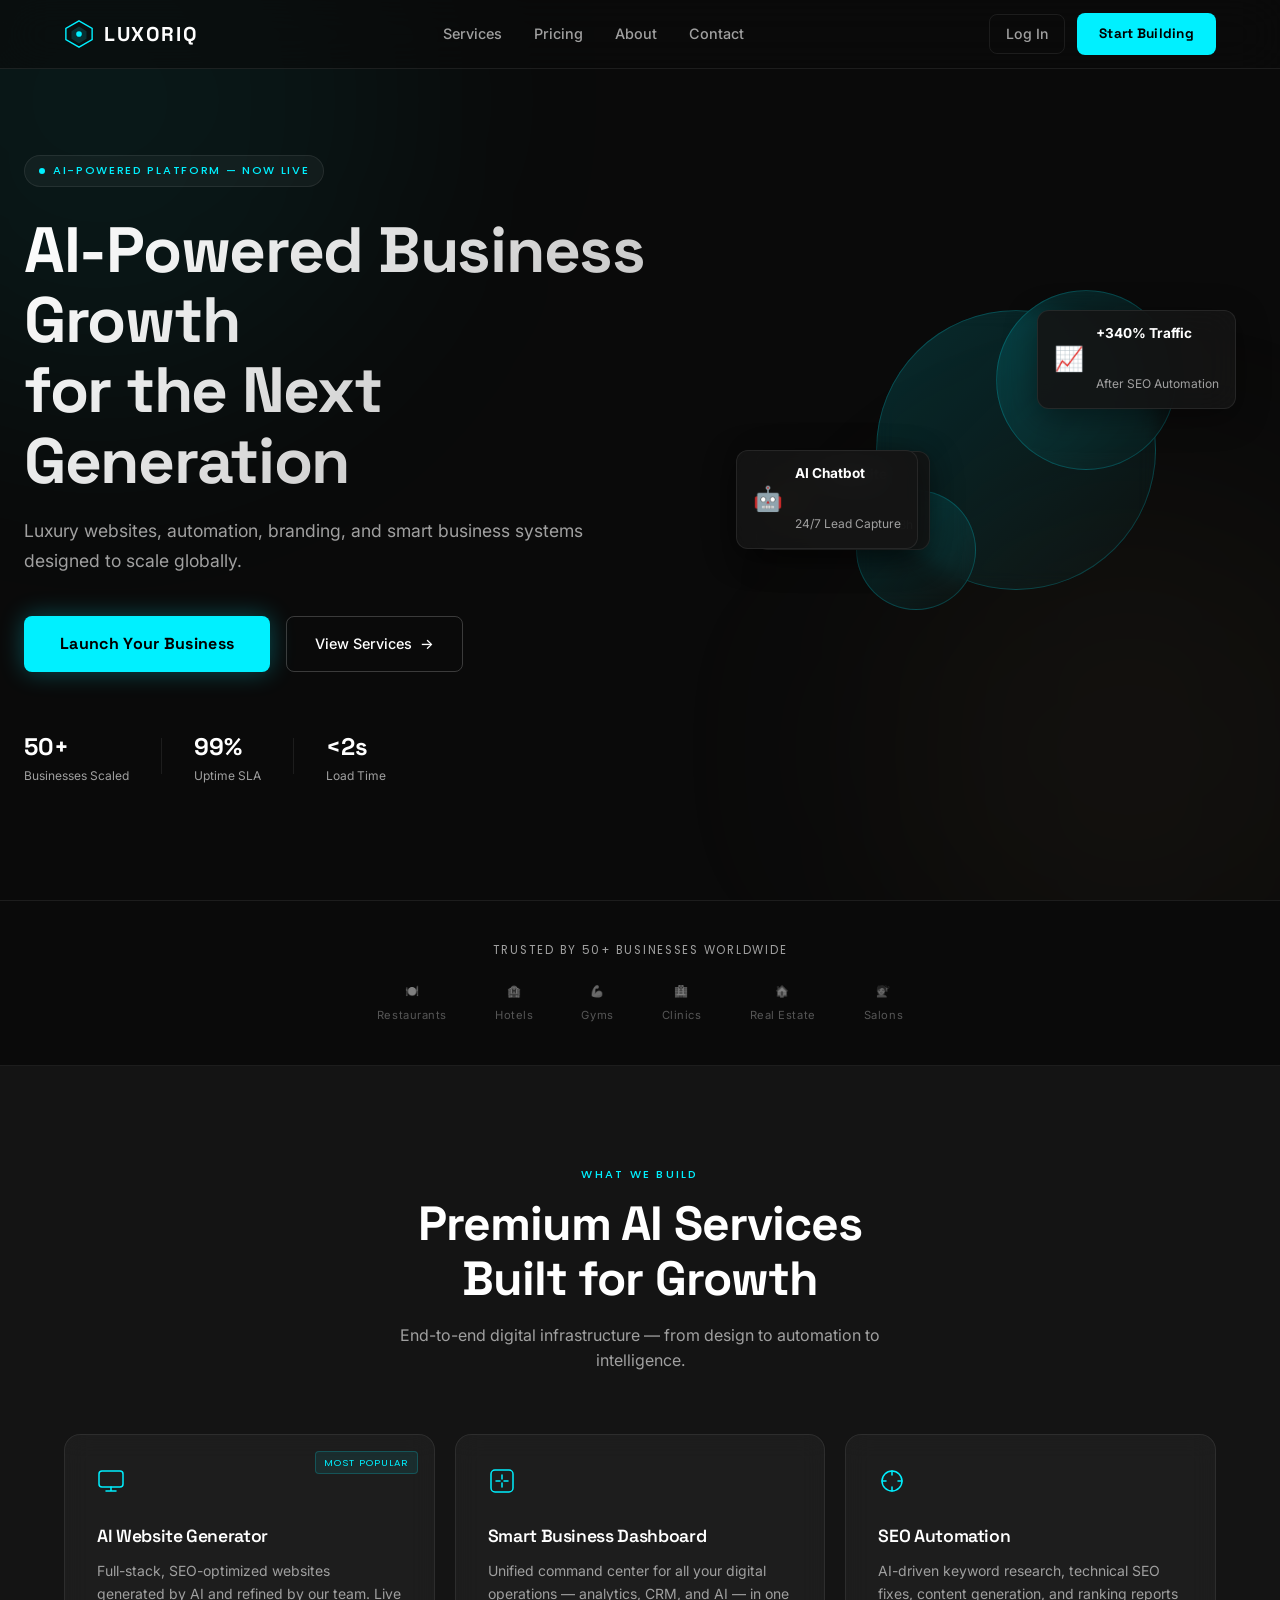
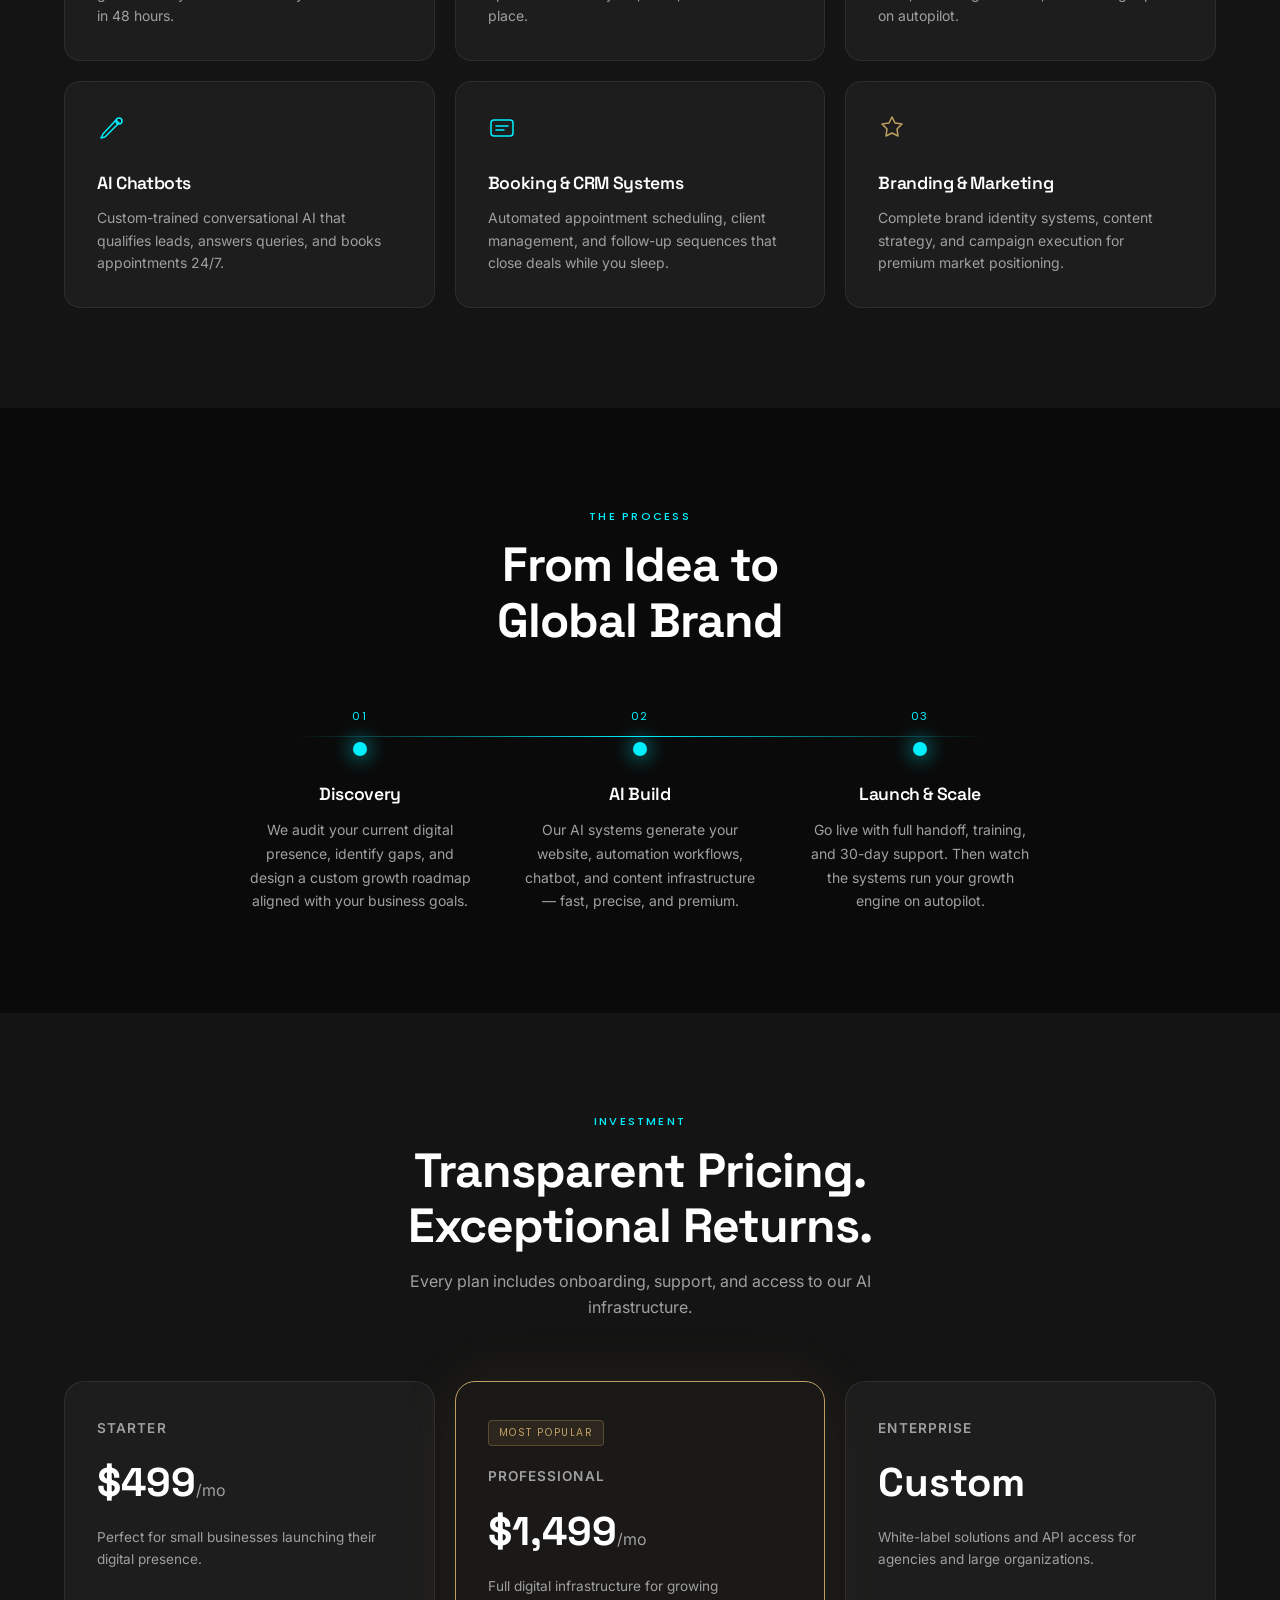
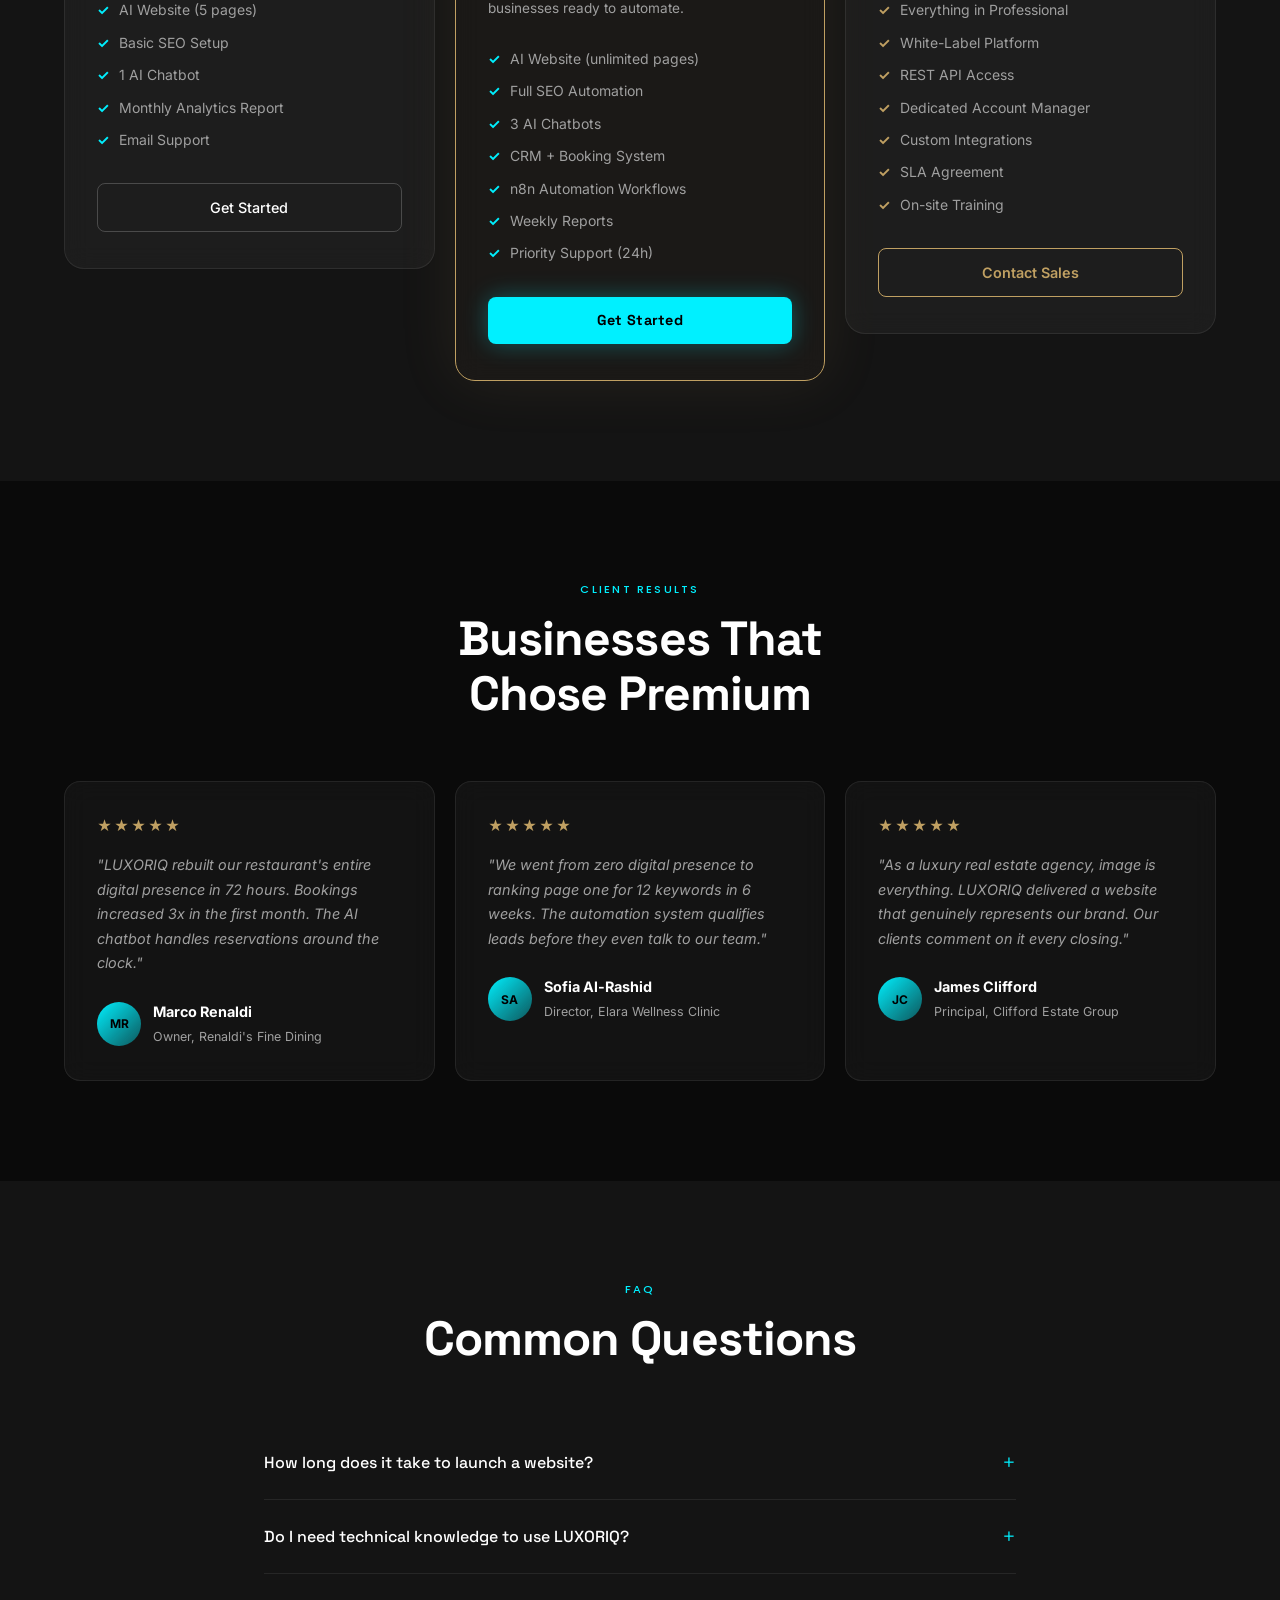
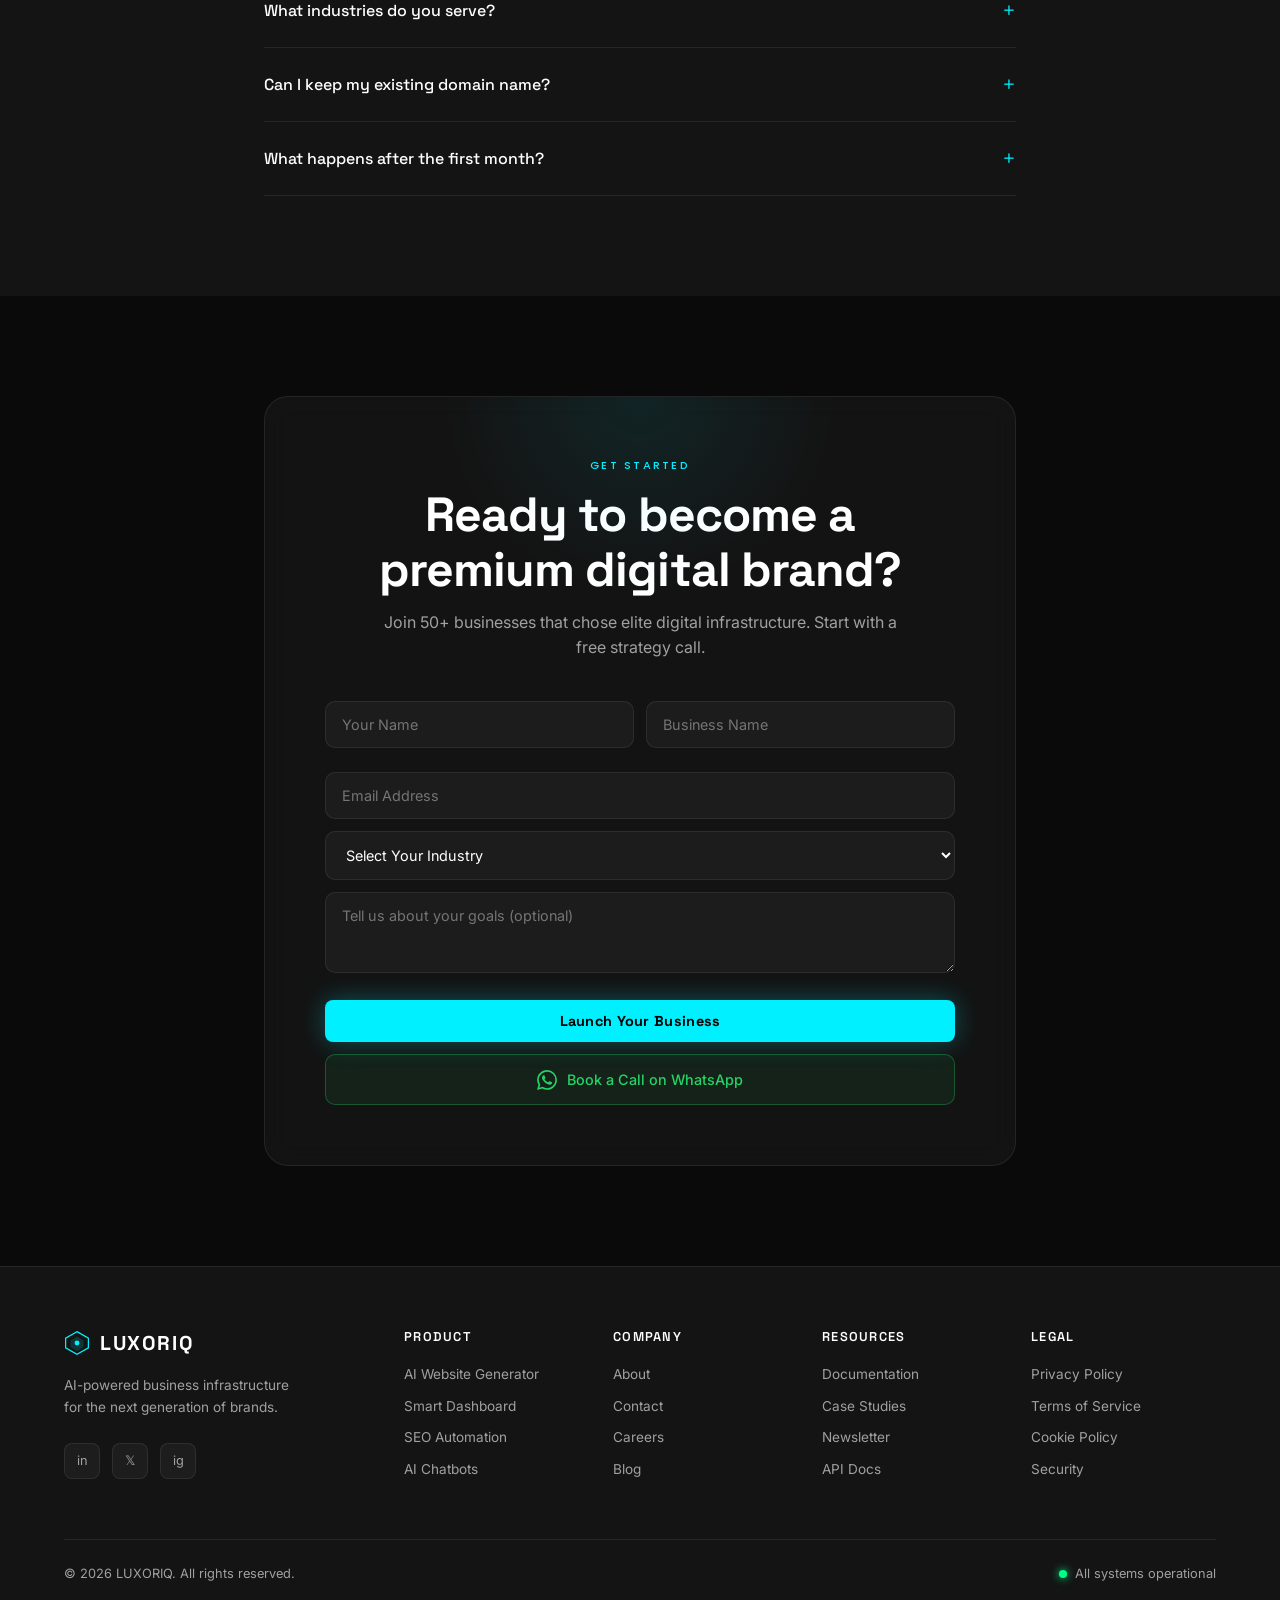
<file: index.html>
<!DOCTYPE html>
<html lang="en">
<head>
<meta charset="UTF-8"/>
<meta name="viewport" content="width=device-width, initial-scale=1.0"/>
<title>LUXORIQ — AI-Powered Premium Business Automation</title>
<meta name="description" content="Luxury websites, automation, branding, and smart business systems designed to scale globally."/>
<meta property="og:title" content="LUXORIQ — AI-Powered Premium Business Automation"/>
<meta property="og:description" content="Luxury websites, automation, branding, and smart business systems designed to scale globally."/>
<link rel="preconnect" href="https://fonts.googleapis.com"/>
<link rel="preconnect" href="https://fonts.gstatic.com" crossorigin/>
<link href="https://fonts.googleapis.com/css2?family=Space+Grotesk:wght@300;400;500;600;700&family=Inter:wght@300;400;500;600&family=Poppins:wght@400;500;600&display=swap" rel="stylesheet"/>
<link rel="stylesheet" href="landing.css"/>
</head>
<body>

<!-- NAV -->
<nav id="navbar">
  <div class="nav-inner">
    <a href="index.html" class="nav-logo">
      <div class="logo-mark">
        <svg width="30" height="30" viewBox="0 0 32 32" fill="none">
          <polygon points="16,2 30,10 30,22 16,30 2,22 2,10" stroke="#00F0FF" stroke-width="1.5" fill="none"/>
          <polygon points="16,8 24,13 24,21 16,26 8,21 8,13" fill="#00F0FF" opacity="0.15"/>
          <circle cx="16" cy="16" r="3" fill="#00F0FF"/>
        </svg>
      </div>
      <span class="logo-text">LUXORIQ</span>
    </a>
    <ul class="nav-links">
      <li><a href="#services">Services</a></li>
      <li><a href="#pricing">Pricing</a></li>
      <li><a href="#about">About</a></li>
      <li><a href="#contact">Contact</a></li>
    </ul>
    <div class="nav-right">
      <a href="login.html" class="btn-ghost-nav">Log In</a>
      <a href="login.html#signup" class="btn-primary nav-cta">Start Building</a>
    </div>
    <button class="hamburger" id="hamburger" aria-label="Menu">
      <span></span><span></span><span></span>
    </button>
  </div>
  <div class="mobile-menu" id="mobileMenu">
    <a href="#services">Services</a>
    <a href="#pricing">Pricing</a>
    <a href="#about">About</a>
    <a href="#contact">Contact</a>
    <a href="login.html">Log In</a>
    <a href="login.html#signup" class="btn-primary">Start Building</a>
  </div>
</nav>

<!-- HERO -->
<section id="hero">
  <div class="particles" id="particles"></div>
  <div class="hero-glow hero-glow-1"></div>
  <div class="hero-glow hero-glow-2"></div>
  <div class="hero-content fade-up">
    <div class="hero-badge">
      <span class="badge-dot"></span>
      <span class="badge-label">AI-POWERED PLATFORM — NOW LIVE</span>
    </div>
    <h1 class="hero-headline">AI-Powered Business Growth<br/>for the Next Generation</h1>
    <p class="hero-sub">Luxury websites, automation, branding, and smart business systems<br class="desktop-only"/> designed to scale globally.</p>
    <div class="hero-actions">
      <a href="login.html#signup" class="btn-primary btn-glow btn-large">Launch Your Business</a>
      <a href="#services" class="btn-outline btn-large">View Services <span class="arrow">→</span></a>
    </div>
    <div class="hero-stats">
      <div class="stat"><span class="stat-num">50+</span><span class="stat-label">Businesses Scaled</span></div>
      <div class="stat-div"></div>
      <div class="stat"><span class="stat-num">99%</span><span class="stat-label">Uptime SLA</span></div>
      <div class="stat-div"></div>
      <div class="stat"><span class="stat-num">&lt;2s</span><span class="stat-label">Load Time</span></div>
    </div>
  </div>
  <div class="hero-visual">
    <div class="orb orb-1"></div>
    <div class="orb orb-2"></div>
    <div class="orb orb-3"></div>
    <div class="floating-card card-a">
      <div class="fc-icon">⚡</div>
      <div class="fc-text"><strong>AI Website</strong><br/><span>Generated in 48h</span></div>
    </div>
    <div class="floating-card card-b">
      <div class="fc-icon">📈</div>
      <div class="fc-text"><strong>+340% Traffic</strong><br/><span>After SEO Automation</span></div>
    </div>
    <div class="floating-card card-c">
      <div class="fc-icon">🤖</div>
      <div class="fc-text"><strong>AI Chatbot</strong><br/><span>24/7 Lead Capture</span></div>
    </div>
  </div>
</section>

<!-- SOCIAL PROOF -->
<section id="social-proof">
  <div class="container">
    <p class="proof-label">TRUSTED BY 50+ BUSINESSES WORLDWIDE</p>
    <div class="industry-icons">
      <div class="industry-icon"><span class="i-icon">🍽️</span><span>Restaurants</span></div>
      <div class="industry-icon"><span class="i-icon">🏨</span><span>Hotels</span></div>
      <div class="industry-icon"><span class="i-icon">💪</span><span>Gyms</span></div>
      <div class="industry-icon"><span class="i-icon">🏥</span><span>Clinics</span></div>
      <div class="industry-icon"><span class="i-icon">🏠</span><span>Real Estate</span></div>
      <div class="industry-icon"><span class="i-icon">💇</span><span>Salons</span></div>
    </div>
  </div>
</section>

<!-- SERVICES -->
<section id="services">
  <div class="container">
    <div class="section-header fade-up">
      <span class="section-label">WHAT WE BUILD</span>
      <h2 class="section-title">Premium AI Services<br/>Built for Growth</h2>
      <p class="section-sub">End-to-end digital infrastructure — from design to automation to intelligence.</p>
    </div>
    <div class="services-grid">
      <div class="service-card fade-up">
        <div class="service-icon"><svg width="28" height="28" viewBox="0 0 28 28" fill="none"><rect x="2" y="4" width="24" height="16" rx="3" stroke="#00F0FF" stroke-width="1.5"/><path d="M9 24h10M14 20v4" stroke="#00F0FF" stroke-width="1.5" stroke-linecap="round"/></svg></div>
        <h3>AI Website Generator</h3>
        <p>Full-stack, SEO-optimized websites generated by AI and refined by our team. Live in 48 hours.</p>
        <span class="card-tag">MOST POPULAR</span>
      </div>
      <div class="service-card fade-up">
        <div class="service-icon"><svg width="28" height="28" viewBox="0 0 28 28" fill="none"><rect x="3" y="3" width="22" height="22" rx="4" stroke="#00F0FF" stroke-width="1.5"/><path d="M8 14h4M16 14h4M14 8v4M14 16v4" stroke="#00F0FF" stroke-width="1.5" stroke-linecap="round"/></svg></div>
        <h3>Smart Business Dashboard</h3>
        <p>Unified command center for all your digital operations — analytics, CRM, and AI — in one place.</p>
      </div>
      <div class="service-card fade-up">
        <div class="service-icon"><svg width="28" height="28" viewBox="0 0 28 28" fill="none"><circle cx="14" cy="14" r="10" stroke="#00F0FF" stroke-width="1.5"/><path d="M14 4v4M14 20v4M4 14h4M20 14h4" stroke="#00F0FF" stroke-width="1.5" stroke-linecap="round"/></svg></div>
        <h3>SEO Automation</h3>
        <p>AI-driven keyword research, technical SEO fixes, content generation, and ranking reports on autopilot.</p>
      </div>
      <div class="service-card fade-up">
        <div class="service-icon"><svg width="28" height="28" viewBox="0 0 28 28" fill="none"><path d="M6 20L4 24l4-1 14-14-3-3L6 20z" stroke="#00F0FF" stroke-width="1.5" stroke-linejoin="round"/><circle cx="22" cy="7" r="3" stroke="#00F0FF" stroke-width="1.5"/></svg></div>
        <h3>AI Chatbots</h3>
        <p>Custom-trained conversational AI that qualifies leads, answers queries, and books appointments 24/7.</p>
      </div>
      <div class="service-card fade-up">
        <div class="service-icon"><svg width="28" height="28" viewBox="0 0 28 28" fill="none"><rect x="3" y="6" width="22" height="16" rx="3" stroke="#00F0FF" stroke-width="1.5"/><path d="M8 12h12M8 16h8" stroke="#00F0FF" stroke-width="1.5" stroke-linecap="round"/></svg></div>
        <h3>Booking &amp; CRM Systems</h3>
        <p>Automated appointment scheduling, client management, and follow-up sequences that close deals while you sleep.</p>
      </div>
      <div class="service-card fade-up">
        <div class="service-icon"><svg width="28" height="28" viewBox="0 0 28 28" fill="none"><path d="M14 3l3 6 7 1-5 5 1 7-6-3-6 3 1-7-5-5 7-1 3-6z" stroke="#C0A062" stroke-width="1.5" stroke-linejoin="round"/></svg></div>
        <h3>Branding &amp; Marketing</h3>
        <p>Complete brand identity systems, content strategy, and campaign execution for premium market positioning.</p>
      </div>
    </div>
  </div>
</section>

<!-- HOW IT WORKS -->
<section id="about">
  <div class="container">
    <div class="section-header fade-up">
      <span class="section-label">THE PROCESS</span>
      <h2 class="section-title">From Idea to<br/>Global Brand</h2>
    </div>
    <div class="how-timeline">
      <div class="timeline-line"></div>
      <div class="timeline-step fade-up">
        <div class="step-num">01</div>
        <div class="step-dot"></div>
        <h3>Discovery</h3>
        <p>We audit your current digital presence, identify gaps, and design a custom growth roadmap aligned with your business goals.</p>
      </div>
      <div class="timeline-step fade-up">
        <div class="step-num">02</div>
        <div class="step-dot"></div>
        <h3>AI Build</h3>
        <p>Our AI systems generate your website, automation workflows, chatbot, and content infrastructure — fast, precise, and premium.</p>
      </div>
      <div class="timeline-step fade-up">
        <div class="step-num">03</div>
        <div class="step-dot"></div>
        <h3>Launch &amp; Scale</h3>
        <p>Go live with full handoff, training, and 30-day support. Then watch the systems run your growth engine on autopilot.</p>
      </div>
    </div>
  </div>
</section>

<!-- PRICING -->
<section id="pricing">
  <div class="container">
    <div class="section-header fade-up">
      <span class="section-label">INVESTMENT</span>
      <h2 class="section-title">Transparent Pricing.<br/>Exceptional Returns.</h2>
      <p class="section-sub">Every plan includes onboarding, support, and access to our AI infrastructure.</p>
    </div>
    <div class="pricing-grid">
      <div class="pricing-card fade-up">
        <div class="plan-name">Starter</div>
        <div class="plan-price"><span class="price-amt">$499</span><span class="price-period">/mo</span></div>
        <div class="plan-desc">Perfect for small businesses launching their digital presence.</div>
        <ul class="plan-features">
          <li><span class="check">✓</span> AI Website (5 pages)</li>
          <li><span class="check">✓</span> Basic SEO Setup</li>
          <li><span class="check">✓</span> 1 AI Chatbot</li>
          <li><span class="check">✓</span> Monthly Analytics Report</li>
          <li><span class="check">✓</span> Email Support</li>
        </ul>
        <a href="login.html#signup" class="btn-outline plan-cta">Get Started</a>
      </div>
      <div class="pricing-card pricing-featured fade-up">
        <div class="featured-badge">MOST POPULAR</div>
        <div class="plan-name">Professional</div>
        <div class="plan-price"><span class="price-amt">$1,499</span><span class="price-period">/mo</span></div>
        <div class="plan-desc">Full digital infrastructure for growing businesses ready to automate.</div>
        <ul class="plan-features">
          <li><span class="check">✓</span> AI Website (unlimited pages)</li>
          <li><span class="check">✓</span> Full SEO Automation</li>
          <li><span class="check">✓</span> 3 AI Chatbots</li>
          <li><span class="check">✓</span> CRM + Booking System</li>
          <li><span class="check">✓</span> n8n Automation Workflows</li>
          <li><span class="check">✓</span> Weekly Reports</li>
          <li><span class="check">✓</span> Priority Support (24h)</li>
        </ul>
        <a href="login.html#signup" class="btn-primary btn-glow plan-cta">Get Started</a>
      </div>
      <div class="pricing-card fade-up">
        <div class="plan-name">Enterprise</div>
        <div class="plan-price"><span class="price-amt">Custom</span></div>
        <div class="plan-desc">White-label solutions and API access for agencies and large organizations.</div>
        <ul class="plan-features">
          <li><span class="check gold">✓</span> Everything in Professional</li>
          <li><span class="check gold">✓</span> White-Label Platform</li>
          <li><span class="check gold">✓</span> REST API Access</li>
          <li><span class="check gold">✓</span> Dedicated Account Manager</li>
          <li><span class="check gold">✓</span> Custom Integrations</li>
          <li><span class="check gold">✓</span> SLA Agreement</li>
          <li><span class="check gold">✓</span> On-site Training</li>
        </ul>
        <a href="#contact" class="btn-gold plan-cta">Contact Sales</a>
      </div>
    </div>
  </div>
</section>

<!-- TESTIMONIALS -->
<section id="testimonials">
  <div class="container">
    <div class="section-header fade-up">
      <span class="section-label">CLIENT RESULTS</span>
      <h2 class="section-title">Businesses That<br/>Chose Premium</h2>
    </div>
    <div class="testimonials-grid">
      <div class="testimonial-card fade-up">
        <div class="stars">★★★★★</div>
        <blockquote>"LUXORIQ rebuilt our restaurant's entire digital presence in 72 hours. Bookings increased 3x in the first month. The AI chatbot handles reservations around the clock."</blockquote>
        <div class="testimonial-author">
          <div class="author-avatar">MR</div>
          <div class="author-info"><strong>Marco Renaldi</strong><span>Owner, Renaldi's Fine Dining</span></div>
        </div>
      </div>
      <div class="testimonial-card fade-up">
        <div class="stars">★★★★★</div>
        <blockquote>"We went from zero digital presence to ranking page one for 12 keywords in 6 weeks. The automation system qualifies leads before they even talk to our team."</blockquote>
        <div class="testimonial-author">
          <div class="author-avatar">SA</div>
          <div class="author-info"><strong>Sofia Al-Rashid</strong><span>Director, Elara Wellness Clinic</span></div>
        </div>
      </div>
      <div class="testimonial-card fade-up">
        <div class="stars">★★★★★</div>
        <blockquote>"As a luxury real estate agency, image is everything. LUXORIQ delivered a website that genuinely represents our brand. Our clients comment on it every closing."</blockquote>
        <div class="testimonial-author">
          <div class="author-avatar">JC</div>
          <div class="author-info"><strong>James Clifford</strong><span>Principal, Clifford Estate Group</span></div>
        </div>
      </div>
    </div>
  </div>
</section>

<!-- FAQ -->
<section id="faq">
  <div class="container container-narrow">
    <div class="section-header fade-up">
      <span class="section-label">FAQ</span>
      <h2 class="section-title">Common Questions</h2>
    </div>
    <div class="faq-list">
      <div class="faq-item fade-up"><button class="faq-q" aria-expanded="false">How long does it take to launch a website?<span class="faq-icon">+</span></button><div class="faq-a"><p>Standard AI-generated websites go live within 48–72 hours after your content intake form is submitted. Complex custom projects typically take 7–14 days depending on scope.</p></div></div>
      <div class="faq-item fade-up"><button class="faq-q" aria-expanded="false">Do I need technical knowledge to use LUXORIQ?<span class="faq-icon">+</span></button><div class="faq-a"><p>No. We handle all technical aspects — hosting, domains, AI setup, and integrations. You receive a fully managed system with a simple dashboard to track performance.</p></div></div>
      <div class="faq-item fade-up"><button class="faq-q" aria-expanded="false">What industries do you serve?<span class="faq-icon">+</span></button><div class="faq-a"><p>Restaurants, hotels, clinics, gyms, salons, real estate agencies, startups, and professional services. Our systems are adapted to the specific needs of each vertical.</p></div></div>
      <div class="faq-item fade-up"><button class="faq-q" aria-expanded="false">Can I keep my existing domain name?<span class="faq-icon">+</span></button><div class="faq-a"><p>Yes. We can work with your existing domain or help you acquire a new one. All sites include SSL certificates, professional DNS configuration, and CDN setup at no extra cost.</p></div></div>
      <div class="faq-item fade-up"><button class="faq-q" aria-expanded="false">What happens after the first month?<span class="faq-icon">+</span></button><div class="faq-a"><p>Your subscription covers ongoing hosting, AI model access, chatbot uptime, SEO monitoring, and monthly strategy reviews. You're never left managing complex tech alone.</p></div></div>
    </div>
  </div>
</section>

<!-- CONTACT / CTA -->
<section id="contact">
  <div class="container container-narrow">
    <div class="contact-card fade-up">
      <div class="contact-glow"></div>
      <span class="section-label">GET STARTED</span>
      <h2 class="section-title">Ready to become a<br/>premium digital brand?</h2>
      <p class="section-sub">Join 50+ businesses that chose elite digital infrastructure. Start with a free strategy call.</p>
      <form class="contact-form" id="contactForm">
        <div class="form-row">
          <input type="text" id="cf-name" placeholder="Your Name" required/>
          <input type="text" id="cf-biz" placeholder="Business Name" required/>
        </div>
        <input type="email" id="cf-email" placeholder="Email Address" required/>
        <select id="cf-industry">
          <option value="" disabled selected>Select Your Industry</option>
          <option>Restaurant / F&B</option><option>Hotel / Hospitality</option>
          <option>Clinic / Healthcare</option><option>Gym / Wellness</option>
          <option>Real Estate</option><option>Salon / Beauty</option>
          <option>E-Commerce</option><option>Agency</option><option>Other</option>
        </select>
        <textarea id="cf-msg" placeholder="Tell us about your goals (optional)" rows="3"></textarea>
        <div class="form-actions">
          <button type="submit" class="btn-primary btn-glow btn-full">Launch Your Business</button>
          <a href="https://wa.me/1234567890" class="btn-whatsapp" target="_blank" rel="noopener">
            <svg width="20" height="20" viewBox="0 0 24 24" fill="#25D366"><path d="M17.472 14.382c-.297-.149-1.758-.867-2.03-.967-.273-.099-.471-.148-.67.15-.197.297-.767.966-.94 1.164-.173.199-.347.223-.644.075-.297-.15-1.255-.463-2.39-1.475-.883-.788-1.48-1.761-1.653-2.059-.173-.297-.018-.458.13-.606.134-.133.298-.347.446-.52.149-.174.198-.298.298-.497.099-.198.05-.371-.025-.52-.075-.149-.669-1.612-.916-2.207-.242-.579-.487-.5-.669-.51-.173-.008-.371-.01-.57-.01-.198 0-.52.074-.792.372-.272.297-1.04 1.016-1.04 2.479 0 1.462 1.065 2.875 1.213 3.074.149.198 2.096 3.2 5.077 4.487.709.306 1.262.489 1.694.625.712.227 1.36.195 1.871.118.571-.085 1.758-.719 2.006-1.413.248-.694.248-1.289.173-1.413-.074-.124-.272-.198-.57-.347m-5.421 7.403h-.004a9.87 9.87 0 01-5.031-1.378l-.361-.214-3.741.982.998-3.648-.235-.374a9.86 9.86 0 01-1.51-5.26c.001-5.45 4.436-9.884 9.888-9.884 2.64 0 5.122 1.03 6.988 2.898a9.825 9.825 0 012.893 6.994c-.003 5.45-4.437 9.884-9.885 9.884m8.413-18.297A11.815 11.815 0 0012.05 0C5.495 0 .16 5.335.157 11.892c0 2.096.547 4.142 1.588 5.945L.057 24l6.305-1.654a11.882 11.882 0 005.683 1.448h.005c6.554 0 11.89-5.335 11.893-11.893a11.821 11.821 0 00-3.48-8.413z"/></svg>
            Book a Call on WhatsApp
          </a>
        </div>
      </form>
      <div class="form-success" id="formSuccess">
        <div class="success-icon">✓</div>
        <h3>Message Received</h3>
        <p>Our team will reach out within 24 hours.</p>
        <a href="login.html#signup" class="btn-primary" style="margin-top:16px;display:inline-flex">Create Your Account →</a>
      </div>
    </div>
  </div>
</section>

<!-- FOOTER -->
<footer id="footer">
  <div class="container">
    <div class="footer-top">
      <div class="footer-brand">
        <div class="nav-logo">
          <div class="logo-mark">
            <svg width="26" height="26" viewBox="0 0 32 32" fill="none">
              <polygon points="16,2 30,10 30,22 16,30 2,22 2,10" stroke="#00F0FF" stroke-width="1.5" fill="none"/>
              <polygon points="16,8 24,13 24,21 16,26 8,21 8,13" fill="#00F0FF" opacity="0.15"/>
              <circle cx="16" cy="16" r="3" fill="#00F0FF"/>
            </svg>
          </div>
          <span class="logo-text">LUXORIQ</span>
        </div>
        <p class="footer-tagline">AI-powered business infrastructure<br/>for the next generation of brands.</p>
        <div class="social-icons">
          <a href="#" aria-label="LinkedIn" class="social-icon">in</a>
          <a href="#" aria-label="Twitter" class="social-icon">𝕏</a>
          <a href="#" aria-label="Instagram" class="social-icon">ig</a>
        </div>
      </div>
      <div class="footer-cols">
        <div class="footer-col"><h4>Product</h4><a href="#services">AI Website Generator</a><a href="#services">Smart Dashboard</a><a href="#services">SEO Automation</a><a href="#services">AI Chatbots</a></div>
        <div class="footer-col"><h4>Company</h4><a href="#about">About</a><a href="#contact">Contact</a><a href="#">Careers</a><a href="#">Blog</a></div>
        <div class="footer-col"><h4>Resources</h4><a href="#">Documentation</a><a href="#">Case Studies</a><a href="#">Newsletter</a><a href="#">API Docs</a></div>
        <div class="footer-col"><h4>Legal</h4><a href="#">Privacy Policy</a><a href="#">Terms of Service</a><a href="#">Cookie Policy</a><a href="#">Security</a></div>
      </div>
    </div>
    <div class="footer-bottom">
      <p>© 2026 LUXORIQ. All rights reserved.</p>
      <p class="footer-status"><span class="status-dot"></span> All systems operational</p>
    </div>
  </div>
</footer>

<script src="landing.js"></script>
</body>
</html>
</file>
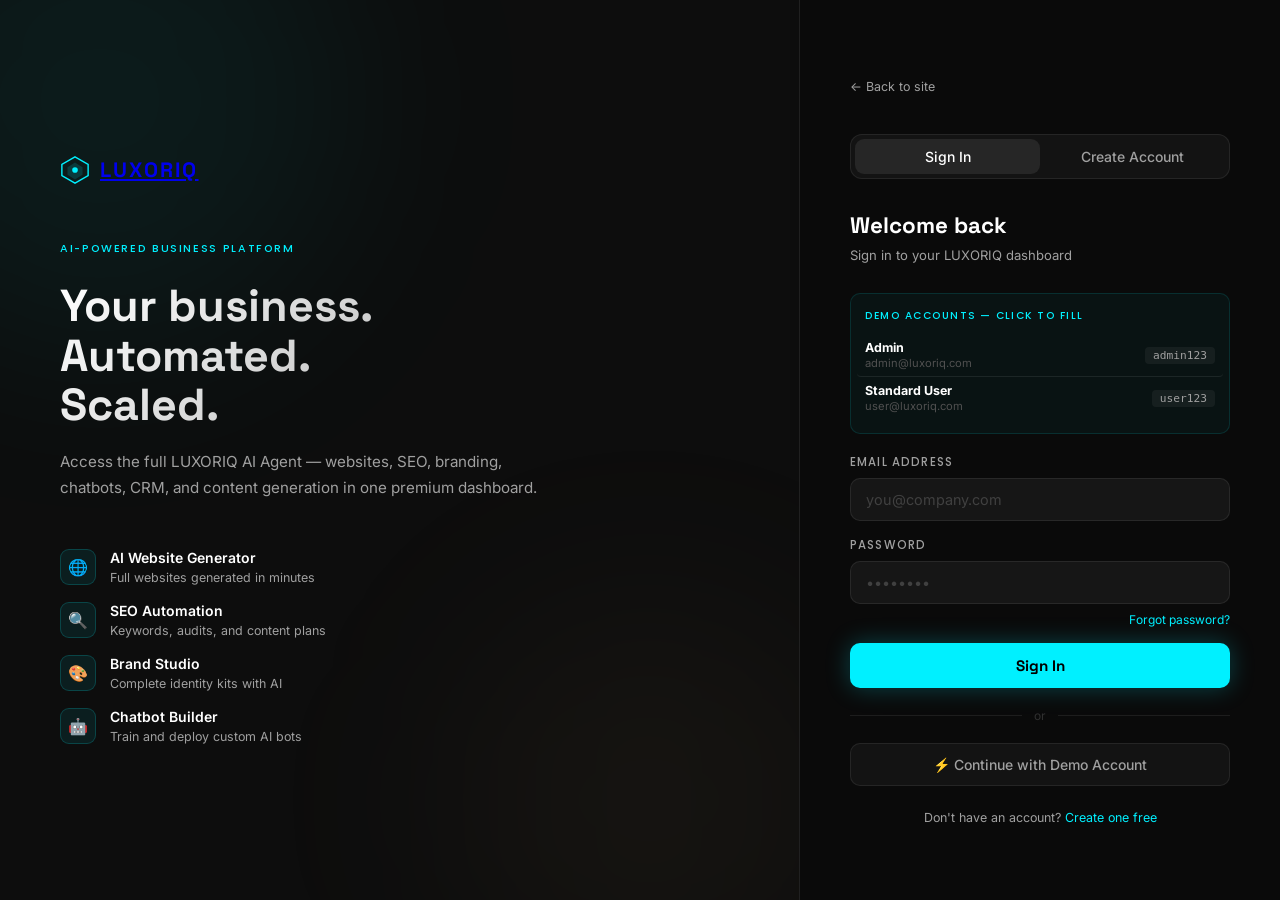
<file: dashboard.html>
<!DOCTYPE html>
<html lang="en">
<head>
<meta charset="UTF-8"/>
<meta name="viewport" content="width=device-width, initial-scale=1.0"/>
<title>LUXORIQ — AI Business Agent</title>
<meta name="description" content="LUXORIQ AI Agent — Build websites, automate SEO, generate brands, and scale your business with AI."/>
<link rel="preconnect" href="https://fonts.googleapis.com"/>
<link rel="preconnect" href="https://fonts.gstatic.com" crossorigin/>
<link href="https://fonts.googleapis.com/css2?family=Space+Grotesk:wght@300;400;500;600;700&family=Inter:wght@300;400;500;600&family=Poppins:wght@400;500;600&display=swap" rel="stylesheet"/>
<link rel="stylesheet" href="style.css"/>
<script>
// Auth guard — runs before anything renders
(function(){
  const auth = localStorage.getItem('lx_auth');
  if (!auth) { window.location.replace('login.html'); return; }
  try { const d=JSON.parse(auth); if(!d.email||!d.ts) window.location.replace('login.html'); } catch(e){ window.location.replace('login.html'); }
})();
</script>
</head>
<body>

<!-- SIDEBAR -->
<aside id="sidebar">
  <div class="sidebar-logo">
    <div class="logo-mark">
      <svg width="28" height="28" viewBox="0 0 32 32" fill="none">
        <polygon points="16,2 30,10 30,22 16,30 2,22 2,10" stroke="#00F0FF" stroke-width="1.5" fill="none"/>
        <polygon points="16,8 24,13 24,21 16,26 8,21 8,13" fill="#00F0FF" opacity="0.15"/>
        <circle cx="16" cy="16" r="3" fill="#00F0FF"/>
      </svg>
    </div>
    <span class="logo-text">LUXORIQ</span>
    <span class="logo-badge">AI</span>
  </div>

  <nav class="sidebar-nav">
    <div class="nav-group">
      <span class="nav-group-label">WORKSPACE</span>
      <button class="nav-item active" data-module="overview">
        <svg class="nav-icon" viewBox="0 0 20 20" fill="none"><rect x="2" y="2" width="7" height="7" rx="1.5" stroke="currentColor" stroke-width="1.5"/><rect x="11" y="2" width="7" height="7" rx="1.5" stroke="currentColor" stroke-width="1.5"/><rect x="2" y="11" width="7" height="7" rx="1.5" stroke="currentColor" stroke-width="1.5"/><rect x="11" y="11" width="7" height="7" rx="1.5" stroke="currentColor" stroke-width="1.5"/></svg>
        Overview
      </button>
      <button class="nav-item" data-module="website">
        <svg class="nav-icon" viewBox="0 0 20 20" fill="none"><rect x="2" y="3" width="16" height="12" rx="2" stroke="currentColor" stroke-width="1.5"/><path d="M7 17h6M10 15v2" stroke="currentColor" stroke-width="1.5" stroke-linecap="round"/></svg>
        Website Generator
        <span class="nav-tag">AI</span>
      </button>
      <button class="nav-item" data-module="seo">
        <svg class="nav-icon" viewBox="0 0 20 20" fill="none"><circle cx="9" cy="9" r="6" stroke="currentColor" stroke-width="1.5"/><path d="M13.5 13.5L17 17" stroke="currentColor" stroke-width="1.5" stroke-linecap="round"/></svg>
        SEO Tools
        <span class="nav-tag">AI</span>
      </button>
      <button class="nav-item" data-module="brand">
        <svg class="nav-icon" viewBox="0 0 20 20" fill="none"><path d="M10 2l2 4 5 1-3.5 3.5.8 5L10 14l-4.3 2.5.8-5L3 8l5-1 2-4z" stroke="currentColor" stroke-width="1.5" stroke-linejoin="round"/></svg>
        Brand Studio
        <span class="nav-tag">AI</span>
      </button>
      <button class="nav-item" data-module="chatbot">
        <svg class="nav-icon" viewBox="0 0 20 20" fill="none"><path d="M3 4a2 2 0 012-2h10a2 2 0 012 2v8a2 2 0 01-2 2H7l-4 3V4z" stroke="currentColor" stroke-width="1.5" stroke-linejoin="round"/></svg>
        Chatbot Builder
        <span class="nav-tag">AI</span>
      </button>
      <button class="nav-item" data-module="content">
        <svg class="nav-icon" viewBox="0 0 20 20" fill="none"><path d="M4 6h12M4 10h8M4 14h6" stroke="currentColor" stroke-width="1.5" stroke-linecap="round"/></svg>
        Content Engine
        <span class="nav-tag">AI</span>
      </button>
    </div>
    <div class="nav-group">
      <span class="nav-group-label">MANAGEMENT</span>
      <button class="nav-item" data-module="crm">
        <svg class="nav-icon" viewBox="0 0 20 20" fill="none"><circle cx="8" cy="7" r="3" stroke="currentColor" stroke-width="1.5"/><path d="M2 17c0-3.314 2.686-6 6-6" stroke="currentColor" stroke-width="1.5" stroke-linecap="round"/><circle cx="15" cy="12" r="3" stroke="currentColor" stroke-width="1.5"/><path d="M12 18h6" stroke="currentColor" stroke-width="1.5" stroke-linecap="round"/><path d="M15 15v6" stroke="currentColor" stroke-width="1.5" stroke-linecap="round"/></svg>
        CRM Lite
      </button>
      <button class="nav-item" data-module="assistant">
        <svg class="nav-icon" viewBox="0 0 20 20" fill="none"><polygon points="10,1 13,7 19,8 14.5,13 16,19 10,16 4,19 5.5,13 1,8 7,7" stroke="currentColor" stroke-width="1.5" stroke-linejoin="round"/></svg>
        AI Assistant
      </button>
    </div>
  </nav>

  <div class="sidebar-footer">
    <div class="api-key-section">
      <label class="api-label">
        <svg width="12" height="12" viewBox="0 0 16 16" fill="none"><path d="M11 1a4 4 0 010 8H9l-1 1H7v1H6v1H4v-2l4-4H7A4 4 0 1111 1z" stroke="#A0A0A0" stroke-width="1.2"/><circle cx="11.5" cy="4.5" r="1" fill="#A0A0A0"/></svg>
        OpenRouter API Key
      </label>
      <input type="password" id="globalApiKey" class="api-input" placeholder="sk-or-v1-..." autocomplete="off" spellcheck="false"/>
      <div id="apiStatus" class="api-status"></div>
      <a href="https://openrouter.ai/keys" target="_blank" class="api-link">Get free key →</a>
    </div>
    <div class="model-section">
      <label class="api-label">Model</label>
      <select id="globalModel" class="model-select">
        <option value="meta-llama/llama-3.3-70b-instruct:free">Llama 3.3 70B (Free)</option>
        <option value="deepseek/deepseek-chat-v3-0324:free">DeepSeek V3 (Free)</option>
        <option value="mistralai/mistral-7b-instruct:free">Mistral 7B (Free)</option>
        <option value="openai/gpt-4o-mini">GPT-4o Mini</option>
        <option value="openai/gpt-4o">GPT-4o</option>
        <option value="anthropic/claude-3.5-sonnet">Claude 3.5 Sonnet</option>
      </select>
    </div>
  </div>
</aside>

<!-- MOBILE TOPBAR -->
<div class="mobile-topbar">
  <button id="mobileMenuBtn" class="mobile-menu-btn">
    <span></span><span></span><span></span>
  </button>
  <div class="logo-text" style="font-family:'Space Grotesk',sans-serif;font-size:1.1rem;font-weight:700;letter-spacing:0.08em">LUXORIQ</div>
  <div style="width:40px"></div>
</div>

<!-- MAIN -->
<main id="main">
  <!-- TOP BAR -->
  <div id="topbar">
    <div class="topbar-left">
      <div id="moduleTitle" class="module-title">Overview</div>
      <div id="moduleDesc" class="module-desc">Your AI business command center</div>
    </div>
    <div class="topbar-right">
      <div class="topbar-status">
        <span class="status-dot-green"></span>
        <span>AI Online</span>
      </div>
      <div id="userMenu" style="display:flex;align-items:center;gap:10px;margin-left:16px;padding-left:16px;border-left:1px solid rgba(255,255,255,0.07)">
        <div style="text-align:right">
          <div id="userName" style="font-size:0.82rem;font-weight:600;color:#fff"></div>
          <div id="userBiz" style="font-size:0.68rem;color:var(--silver)"></div>
        </div>
        <div id="userAvatar" style="width:34px;height:34px;border-radius:9px;background:linear-gradient(135deg,rgba(0,240,255,0.25),rgba(0,240,255,0.05));border:1px solid rgba(0,240,255,0.25);display:flex;align-items:center;justify-content:center;font-size:0.75rem;font-weight:700;color:#00F0FF;cursor:pointer" title="Sign out" onclick="AUTH_LOGOUT()"></div>
      </div>
    </div>
  </div>

  <!-- MODULE CONTENT -->
  <div id="moduleContent" class="module-content"></div>
</main>

<script src="core.js"></script>
<script src="modules.js"></script>
<script src="app.js"></script>
</body>
</html>
</file>
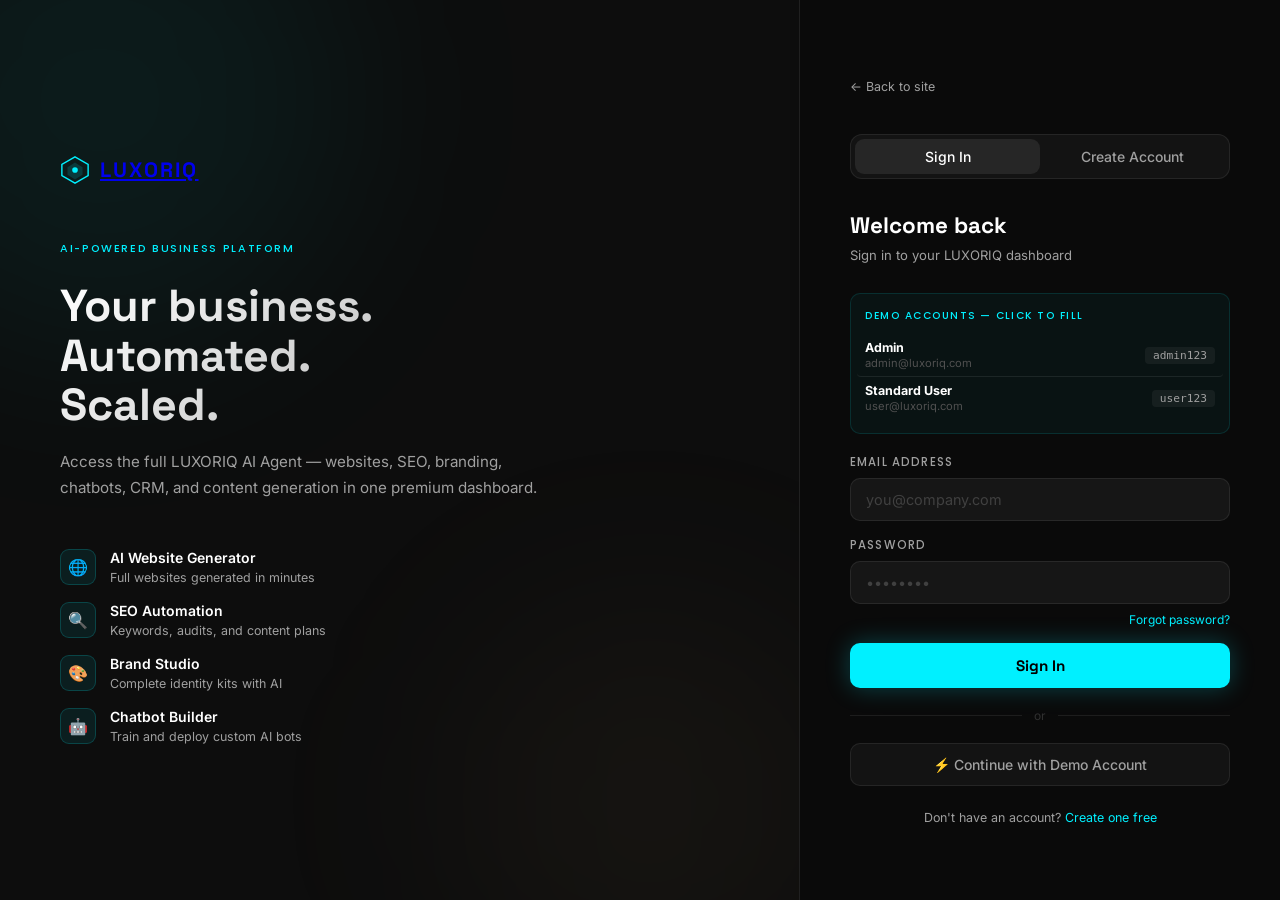
<file: login.html>
<!DOCTYPE html>
<html lang="en">
<head>
<meta charset="UTF-8"/>
<meta name="viewport" content="width=device-width, initial-scale=1.0"/>
<title>LUXORIQ — Sign In</title>
<link rel="preconnect" href="https://fonts.googleapis.com"/>
<link rel="preconnect" href="https://fonts.gstatic.com" crossorigin/>
<link href="https://fonts.googleapis.com/css2?family=Space+Grotesk:wght@300;400;500;600;700&family=Inter:wght@300;400;500;600&family=Poppins:wght@400;500;600&display=swap" rel="stylesheet"/>
<style>
*,*::before,*::after{box-sizing:border-box;margin:0;padding:0}
:root{--bg:#0A0A0A;--bg2:#0D0D0D;--blue:#00F0FF;--gold:#C0A062;--white:#fff;--silver:#A0A0A0;--glass:rgba(255,255,255,0.04);--border:rgba(255,255,255,0.08);}
html,body{height:100%;overflow:hidden}
body{background:var(--bg);color:var(--white);font-family:'Inter',sans-serif;display:flex;align-items:stretch;min-height:100vh}

/* LEFT PANEL */
.left-panel{flex:1;display:flex;flex-direction:column;justify-content:center;padding:60px;position:relative;overflow:hidden;background:var(--bg2);border-right:1px solid var(--border)}
.lp-glow-1{position:absolute;width:500px;height:500px;border-radius:50%;background:rgba(0,240,255,0.06);filter:blur(100px);top:-150px;left:-150px;pointer-events:none}
.lp-glow-2{position:absolute;width:400px;height:400px;border-radius:50%;background:rgba(192,160,98,0.05);filter:blur(100px);bottom:-100px;right:-50px;pointer-events:none}
.lp-content{position:relative;z-index:2;max-width:480px}
.lp-logo{display:flex;align-items:center;gap:10px;margin-bottom:56px}
.logo-text{font-family:'Space Grotesk',sans-serif;font-size:1.3rem;font-weight:700;letter-spacing:0.1em}
.lp-tagline{font-family:'Poppins',sans-serif;font-size:0.68rem;letter-spacing:0.15em;color:var(--blue);margin-bottom:24px;font-weight:500}
.lp-headline{font-family:'Space Grotesk',sans-serif;font-size:clamp(2rem,3.5vw,3rem);font-weight:700;line-height:1.1;margin-bottom:20px;background:linear-gradient(135deg,#fff 0%,rgba(255,255,255,0.65) 100%);-webkit-background-clip:text;-webkit-text-fill-color:transparent;background-clip:text}
.lp-sub{color:var(--silver);font-size:0.95rem;line-height:1.7;margin-bottom:48px}
.features-list{display:flex;flex-direction:column;gap:16px}
.feature-item{display:flex;align-items:center;gap:14px}
.feature-icon{width:36px;height:36px;border-radius:9px;background:rgba(0,240,255,0.08);border:1px solid rgba(0,240,255,0.18);display:flex;align-items:center;justify-content:center;font-size:1rem;flex-shrink:0}
.feature-text strong{display:block;font-size:0.875rem;color:var(--white);font-weight:600}
.feature-text span{font-size:0.78rem;color:var(--silver)}

/* RIGHT PANEL */
.right-panel{width:480px;display:flex;flex-direction:column;justify-content:center;padding:60px 48px;background:var(--bg)}
.auth-card{width:100%;max-width:380px;margin:0 auto}
.auth-tabs{display:flex;gap:0;background:var(--glass);border:1px solid var(--border);border-radius:12px;padding:4px;margin-bottom:32px}
.auth-tab{flex:1;padding:9px;border-radius:9px;border:none;background:transparent;color:var(--silver);cursor:pointer;font-family:'Inter',sans-serif;font-size:0.875rem;font-weight:500;transition:all 0.2s}
.auth-tab.active{background:rgba(255,255,255,0.08);color:var(--white)}
.auth-title{font-family:'Space Grotesk',sans-serif;font-size:1.4rem;font-weight:700;margin-bottom:6px}
.auth-sub{font-size:0.82rem;color:var(--silver);margin-bottom:28px;line-height:1.5}
.form-group{margin-bottom:16px}
.form-label{display:block;font-size:0.72rem;font-family:'Poppins',sans-serif;letter-spacing:0.1em;color:var(--silver);margin-bottom:7px;font-weight:500}
.form-input{width:100%;background:rgba(255,255,255,0.05);border:1px solid var(--border);border-radius:10px;padding:12px 15px;color:var(--white);font-family:'Inter',sans-serif;font-size:0.9rem;outline:none;transition:border-color 0.2s}
.form-input:focus{border-color:rgba(0,240,255,0.45);background:rgba(0,240,255,0.03)}
.form-input::placeholder{color:#404040}
.form-input.error{border-color:rgba(255,60,80,0.5)}
.error-msg{font-size:0.72rem;color:#FF4466;margin-top:5px;display:none}
.error-msg.show{display:block}
.forgot{text-align:right;font-size:0.75rem;color:var(--blue);text-decoration:none;display:block;margin-top:-8px;margin-bottom:16px;transition:opacity 0.2s}
.forgot:hover{opacity:0.8}
.btn-submit{width:100%;padding:13px;background:var(--blue);color:#000;border:none;border-radius:10px;font-family:'Space Grotesk',sans-serif;font-size:0.95rem;font-weight:700;cursor:pointer;transition:all 0.25s;box-shadow:0 0 24px rgba(0,240,255,0.25);position:relative;overflow:hidden}
.btn-submit:hover{background:#33f4ff;transform:translateY(-2px);box-shadow:0 8px 32px rgba(0,240,255,0.4)}
.btn-submit:disabled{opacity:0.5;cursor:not-allowed;transform:none}
.btn-submit .btn-loader{display:none;width:18px;height:18px;border:2px solid rgba(0,0,0,0.3);border-top-color:#000;border-radius:50%;animation:spin 0.7s linear infinite;margin:0 auto}
.btn-submit.loading span{display:none}
.btn-submit.loading .btn-loader{display:block}
@keyframes spin{to{transform:rotate(360deg)}}
.divider{display:flex;align-items:center;gap:12px;margin:20px 0;color:#303030;font-size:0.75rem}
.divider::before,.divider::after{content:'';flex:1;height:1px;background:var(--border)}
.btn-demo{width:100%;padding:12px;background:var(--glass);border:1px solid var(--border);border-radius:10px;color:var(--silver);font-family:'Inter',sans-serif;font-size:0.875rem;font-weight:500;cursor:pointer;transition:all 0.2s}
.btn-demo:hover{background:rgba(255,255,255,0.07);color:var(--white);border-color:rgba(255,255,255,0.15)}
.auth-footer{text-align:center;font-size:0.78rem;color:var(--silver);margin-top:24px}
.auth-footer a{color:var(--blue);text-decoration:none}
.auth-footer a:hover{text-decoration:underline}
.back-link{display:inline-flex;align-items:center;gap:6px;font-size:0.78rem;color:var(--silver);text-decoration:none;margin-bottom:40px;transition:color 0.2s}
.back-link:hover{color:var(--white)}
.terms-note{font-size:0.7rem;color:#404040;text-align:center;margin-top:16px;line-height:1.5}
.terms-note a{color:var(--blue);text-decoration:none}

/* Alert banner */
.alert{padding:10px 14px;border-radius:8px;font-size:0.8rem;margin-bottom:16px;display:none;align-items:center;gap:8px}
.alert.show{display:flex}
.alert-error{background:rgba(255,60,80,0.08);border:1px solid rgba(255,60,80,0.25);color:#FF4466}
.alert-success{background:rgba(0,255,136,0.08);border:1px solid rgba(0,255,136,0.2);color:#00FF88}

/* DEMO USERS panel */
.demo-accounts{background:rgba(0,240,255,0.04);border:1px solid rgba(0,240,255,0.12);border-radius:10px;padding:14px;margin-bottom:20px}
.demo-label{font-size:0.65rem;font-family:'Poppins',sans-serif;letter-spacing:0.12em;color:var(--blue);margin-bottom:10px;font-weight:500}
.demo-user{display:flex;justify-content:space-between;align-items:center;padding:6px 0;border-bottom:1px solid var(--border);cursor:pointer;transition:background 0.2s;border-radius:4px;padding:6px 8px;margin:0 -8px}
.demo-user:last-child{border-bottom:none}
.demo-user:hover{background:rgba(255,255,255,0.04)}
.demo-user-info{font-size:0.78rem}
.demo-user-info strong{display:block;color:var(--white)}
.demo-user-info span{color:var(--muted,#505050);font-size:0.7rem}
.demo-user-pass{font-size:0.7rem;color:var(--silver);font-family:monospace;background:rgba(255,255,255,0.05);padding:2px 8px;border-radius:4px}

/* Mobile */
@media(max-width:900px){.left-panel{display:none}.right-panel{width:100%;padding:40px 24px}}
@media(max-width:480px){.right-panel{padding:32px 16px}}
</style>
</head>
<body>

<div class="left-panel">
  <div class="lp-glow-1"></div>
  <div class="lp-glow-2"></div>
  <div class="lp-content">
    <a href="index.html" class="lp-logo">
      <svg width="30" height="30" viewBox="0 0 32 32" fill="none">
        <polygon points="16,2 30,10 30,22 16,30 2,22 2,10" stroke="#00F0FF" stroke-width="1.5" fill="none"/>
        <polygon points="16,8 24,13 24,21 16,26 8,21 8,13" fill="#00F0FF" opacity="0.15"/>
        <circle cx="16" cy="16" r="3" fill="#00F0FF"/>
      </svg>
      <span class="logo-text">LUXORIQ</span>
    </a>
    <div class="lp-tagline">AI-POWERED BUSINESS PLATFORM</div>
    <h1 class="lp-headline">Your business.<br/>Automated.<br/>Scaled.</h1>
    <p class="lp-sub">Access the full LUXORIQ AI Agent — websites, SEO, branding, chatbots, CRM, and content generation in one premium dashboard.</p>
    <div class="features-list">
      <div class="feature-item"><div class="feature-icon">🌐</div><div class="feature-text"><strong>AI Website Generator</strong><span>Full websites generated in minutes</span></div></div>
      <div class="feature-item"><div class="feature-icon">🔍</div><div class="feature-text"><strong>SEO Automation</strong><span>Keywords, audits, and content plans</span></div></div>
      <div class="feature-item"><div class="feature-icon">🎨</div><div class="feature-text"><strong>Brand Studio</strong><span>Complete identity kits with AI</span></div></div>
      <div class="feature-item"><div class="feature-icon">🤖</div><div class="feature-text"><strong>Chatbot Builder</strong><span>Train and deploy custom AI bots</span></div></div>
    </div>
  </div>
</div>

<div class="right-panel">
  <div class="auth-card">
    <a href="index.html" class="back-link">← Back to site</a>

    <div class="auth-tabs">
      <button class="auth-tab active" id="tab-login" onclick="AUTH.switchTab('login')">Sign In</button>
      <button class="auth-tab" id="tab-signup" onclick="AUTH.switchTab('signup')">Create Account</button>
    </div>

    <!-- LOGIN FORM -->
    <div id="form-login">
      <div class="auth-title">Welcome back</div>
      <div class="auth-sub">Sign in to your LUXORIQ dashboard</div>
      <div class="alert alert-error" id="login-alert">⚠ <span id="login-alert-msg">Invalid email or password.</span></div>
      <div class="demo-accounts">
        <div class="demo-label">DEMO ACCOUNTS — CLICK TO FILL</div>
        <div class="demo-user" onclick="AUTH.fillDemo('admin@luxoriq.com','admin123')">
          <div class="demo-user-info"><strong>Admin</strong><span>admin@luxoriq.com</span></div>
          <div class="demo-user-pass">admin123</div>
        </div>
        <div class="demo-user" onclick="AUTH.fillDemo('user@luxoriq.com','user123')">
          <div class="demo-user-info"><strong>Standard User</strong><span>user@luxoriq.com</span></div>
          <div class="demo-user-pass">user123</div>
        </div>
      </div>
      <form id="loginForm" onsubmit="AUTH.login(event)">
        <div class="form-group"><label class="form-label">EMAIL ADDRESS</label><input class="form-input" id="login-email" type="email" placeholder="you@company.com" required autocomplete="email"/></div>
        <div class="form-group"><label class="form-label">PASSWORD</label><input class="form-input" id="login-pass" type="password" placeholder="••••••••" required autocomplete="current-password"/></div>
        <a href="#" class="forgot">Forgot password?</a>
        <button type="submit" class="btn-submit" id="login-btn"><span>Sign In</span><div class="btn-loader"></div></button>
      </form>
      <div class="divider">or</div>
      <button class="btn-demo" onclick="AUTH.fillDemo('admin@luxoriq.com','admin123');AUTH.login(null,true)">⚡ Continue with Demo Account</button>
      <div class="auth-footer">Don't have an account? <a href="#" onclick="AUTH.switchTab('signup')">Create one free</a></div>
    </div>

    <!-- SIGNUP FORM -->
    <div id="form-signup" style="display:none">
      <div class="auth-title">Create account</div>
      <div class="auth-sub">Start your LUXORIQ journey today</div>
      <div class="alert alert-error" id="signup-alert">⚠ <span id="signup-alert-msg">Please check your details.</span></div>
      <form id="signupForm" onsubmit="AUTH.signup(event)">
        <div class="form-group"><label class="form-label">FULL NAME</label><input class="form-input" id="su-name" type="text" placeholder="Your full name" required/></div>
        <div class="form-group"><label class="form-label">EMAIL ADDRESS</label><input class="form-input" id="su-email" type="email" placeholder="you@company.com" required autocomplete="email"/></div>
        <div class="form-group"><label class="form-label">BUSINESS NAME</label><input class="form-input" id="su-biz" type="text" placeholder="Your company"/></div>
        <div class="form-group"><label class="form-label">PASSWORD</label><input class="form-input" id="su-pass" type="password" placeholder="Min. 6 characters" required autocomplete="new-password"/></div>
        <div class="form-group"><label class="form-label">CONFIRM PASSWORD</label><input class="form-input" id="su-pass2" type="password" placeholder="Repeat password" required/></div>
        <button type="submit" class="btn-submit" id="signup-btn"><span>Create Account</span><div class="btn-loader"></div></button>
      </form>
      <div class="terms-note">By creating an account you agree to our <a href="#">Terms of Service</a> and <a href="#">Privacy Policy</a>.</div>
      <div class="auth-footer" style="margin-top:16px">Already have an account? <a href="#" onclick="AUTH.switchTab('login')">Sign in</a></div>
    </div>

  </div>
</div>

<script>
// Demo users (in production replace with real backend)
const DEMO_USERS = [
  { email:'admin@luxoriq.com', password:'admin123', name:'Admin', role:'admin', biz:'LUXORIQ' },
  { email:'user@luxoriq.com',  password:'user123',  name:'User',  role:'user',  biz:'My Business' }
];

const AUTH = {
  switchTab(tab) {
    document.getElementById('tab-login').classList.toggle('active', tab==='login');
    document.getElementById('tab-signup').classList.toggle('active', tab==='signup');
    document.getElementById('form-login').style.display  = tab==='login'  ? 'block' : 'none';
    document.getElementById('form-signup').style.display = tab==='signup' ? 'block' : 'none';
  },

  fillDemo(email, pass) {
    document.getElementById('login-email').value = email;
    document.getElementById('login-pass').value  = pass;
  },

  setLoading(btnId, loading) {
    const btn = document.getElementById(btnId);
    btn.classList.toggle('loading', loading);
    btn.disabled = loading;
  },

  showAlert(id, msg) {
    const el = document.getElementById(id);
    document.getElementById(id+'-msg').textContent = msg;
    el.classList.add('show');
    setTimeout(()=>el.classList.remove('show'), 4000);
  },

  login(e, auto=false) {
    if (e) e.preventDefault();
    const email = document.getElementById('login-email').value.trim().toLowerCase();
    const pass  = document.getElementById('login-pass').value;
    this.setLoading('login-btn', true);
    setTimeout(() => {
      const user = DEMO_USERS.find(u => u.email===email && u.password===pass);
      if (user) {
        localStorage.setItem('lx_auth', JSON.stringify({ email:user.email, name:user.name, role:user.role, biz:user.biz, ts:Date.now() }));
        window.location.href = 'dashboard.html';
      } else {
        this.setLoading('login-btn', false);
        this.showAlert('login-alert','Invalid email or password. Try a demo account above.');
        document.getElementById('login-pass').value='';
        document.getElementById('login-email').classList.add('error');
        document.getElementById('login-pass').classList.add('error');
        setTimeout(()=>{ document.getElementById('login-email').classList.remove('error'); document.getElementById('login-pass').classList.remove('error'); },2500);
      }
    }, 900);
  },

  signup(e) {
    e.preventDefault();
    const name  = document.getElementById('su-name').value.trim();
    const email = document.getElementById('su-email').value.trim().toLowerCase();
    const biz   = document.getElementById('su-biz').value.trim();
    const pass  = document.getElementById('su-pass').value;
    const pass2 = document.getElementById('su-pass2').value;
    if (pass !== pass2) { this.showAlert('signup-alert','Passwords do not match.'); return; }
    if (pass.length < 6) { this.showAlert('signup-alert','Password must be at least 6 characters.'); return; }
    this.setLoading('signup-btn', true);
    setTimeout(() => {
      // In production: call your API. Here we just save locally.
      const users = JSON.parse(localStorage.getItem('lx_users')||'[]');
      if (users.find(u=>u.email===email) || DEMO_USERS.find(u=>u.email===email)) {
        this.setLoading('signup-btn', false);
        this.showAlert('signup-alert','An account with this email already exists.');
        return;
      }
      users.push({ email, password:pass, name, biz, role:'user' });
      localStorage.setItem('lx_users', JSON.stringify(users));
      localStorage.setItem('lx_auth', JSON.stringify({ email, name, role:'user', biz, ts:Date.now() }));
      window.location.href = 'dashboard.html';
    }, 1000);
  }
};

// Check if already logged in
(function(){
  const auth = localStorage.getItem('lx_auth');
  if (auth) try { const d=JSON.parse(auth); if(d.email && d.ts) window.location.href='dashboard.html'; } catch{}
})();

// Handle #signup hash
if (window.location.hash === '#signup') AUTH.switchTab('signup');
</script>
</body>
</html>
</file>
<file: landing.css>
*,*::before,*::after{box-sizing:border-box;margin:0;padding:0}
:root{
  --bg:#0A0A0A;--bg2:#141414;--blue:#00F0FF;--gold:#C0A062;
  --white:#FFFFFF;--silver:#A0A0A0;--glass:rgba(255,255,255,0.04);
  --glass-border:rgba(255,255,255,0.08);--blue-glow:rgba(0,240,255,0.15);
}
html{scroll-behavior:smooth}
body{background:var(--bg);color:var(--white);font-family:'Inter',sans-serif;font-size:16px;line-height:1.6;overflow-x:hidden}
h1,h2,h3,h4{font-family:'Space Grotesk',sans-serif;letter-spacing:-0.02em}
.container{max-width:1200px;margin:0 auto;padding:0 24px}
.container-narrow{max-width:800px;margin:0 auto;padding:0 24px}

/* NAV */
#navbar{position:fixed;top:0;left:0;right:0;z-index:100;background:rgba(10,10,10,0.6);backdrop-filter:blur(24px);-webkit-backdrop-filter:blur(24px);border-bottom:1px solid var(--glass-border);transition:background 0.3s}
.nav-inner{max-width:1200px;margin:0 auto;padding:0 24px;height:68px;display:flex;align-items:center;justify-content:space-between}
.nav-logo{display:flex;align-items:center;gap:10px;text-decoration:none;cursor:pointer}
.logo-mark{display:flex;align-items:center}
.logo-text{font-family:'Space Grotesk',sans-serif;font-size:1.25rem;font-weight:700;letter-spacing:0.08em;color:var(--white)}
.nav-links{display:flex;gap:32px;list-style:none}
.nav-links a{color:var(--silver);text-decoration:none;font-size:0.9rem;font-weight:500;transition:color 0.2s}
.nav-links a:hover{color:var(--white)}
.nav-right{display:flex;align-items:center;gap:12px}
.btn-ghost-nav{color:var(--silver);text-decoration:none;font-size:0.88rem;font-weight:500;padding:8px 16px;border-radius:8px;border:1px solid var(--glass-border);transition:all 0.2s}
.btn-ghost-nav:hover{color:var(--white);border-color:rgba(255,255,255,0.15)}
.hamburger{display:none;flex-direction:column;gap:5px;background:none;border:none;cursor:pointer;padding:4px}
.hamburger span{display:block;width:24px;height:2px;background:var(--white);border-radius:2px;transition:all 0.3s}
.mobile-menu{display:none;flex-direction:column;gap:0;padding:0 24px 16px;border-top:1px solid var(--glass-border)}
.mobile-menu a{color:var(--silver);text-decoration:none;padding:12px 0;font-size:0.95rem;border-bottom:1px solid var(--glass-border)}
.mobile-menu a.btn-primary{margin-top:16px;text-align:center;border:none;padding:12px;border-radius:8px}
.mobile-menu.open{display:flex}

/* BUTTONS */
.btn-primary{display:inline-flex;align-items:center;justify-content:center;background:var(--blue);color:#000;font-weight:700;padding:12px 28px;border-radius:8px;text-decoration:none;font-size:0.9rem;letter-spacing:0.02em;transition:all 0.25s ease;border:none;cursor:pointer;font-family:'Space Grotesk',sans-serif}
.btn-primary:hover{background:#33f4ff;transform:translateY(-2px);box-shadow:0 8px 32px var(--blue-glow)}
.btn-glow{box-shadow:0 0 24px rgba(0,240,255,0.3)}
.btn-large{padding:15px 36px;font-size:1rem}
.btn-outline{display:inline-flex;align-items:center;gap:8px;border:1px solid rgba(255,255,255,0.2);color:var(--white);padding:12px 28px;border-radius:8px;text-decoration:none;font-size:0.9rem;font-weight:500;transition:all 0.25s ease;background:transparent}
.btn-outline:hover{border-color:var(--blue);color:var(--blue)}
.btn-gold{display:inline-flex;align-items:center;justify-content:center;background:transparent;border:1px solid var(--gold);color:var(--gold);padding:12px 28px;border-radius:8px;text-decoration:none;font-size:0.9rem;font-weight:600;transition:all 0.25s ease;width:100%}
.btn-gold:hover{background:var(--gold);color:#000}
.btn-full{width:100%}
.nav-cta{padding:10px 22px;font-size:0.85rem}

/* HERO */
#hero{min-height:100vh;display:flex;align-items:center;position:relative;overflow:hidden;padding:120px 24px 80px}
.hero-glow{position:absolute;border-radius:50%;filter:blur(120px);pointer-events:none}
.hero-glow-1{width:600px;height:600px;background:rgba(0,240,255,0.06);top:-200px;left:-200px}
.hero-glow-2{width:500px;height:500px;background:rgba(192,160,98,0.05);bottom:-100px;right:-100px}
.hero-content{position:relative;z-index:2;max-width:660px;margin:0 auto 0 0}
.hero-badge{display:inline-flex;align-items:center;gap:8px;background:var(--glass);border:1px solid var(--glass-border);padding:6px 14px;border-radius:100px;margin-bottom:28px}
.badge-dot{width:6px;height:6px;background:var(--blue);border-radius:50%;animation:pulse 2s infinite}
.badge-label{font-family:'Poppins',sans-serif;font-size:0.7rem;letter-spacing:0.15em;color:var(--blue);font-weight:500}
.hero-headline{font-size:clamp(2.5rem,5vw,4rem);font-weight:700;line-height:1.1;margin-bottom:20px;background:linear-gradient(135deg,#fff 0%,rgba(255,255,255,0.7) 100%);-webkit-background-clip:text;-webkit-text-fill-color:transparent;background-clip:text}
.hero-sub{font-size:1.1rem;color:var(--silver);margin-bottom:40px;line-height:1.7}
.hero-actions{display:flex;gap:16px;flex-wrap:wrap;margin-bottom:56px}
.arrow{display:inline-block;transition:transform 0.2s}
.btn-outline:hover .arrow{transform:translateX(4px)}
.hero-stats{display:flex;align-items:center;gap:32px}
.stat{display:flex;flex-direction:column}
.stat-num{font-family:'Space Grotesk',sans-serif;font-size:1.5rem;font-weight:700;color:var(--white)}
.stat-label{font-size:0.75rem;color:var(--silver)}
.stat-div{width:1px;height:36px;background:var(--glass-border)}
.hero-visual{position:absolute;right:5%;top:50%;transform:translateY(-50%);width:400px;height:400px;display:none}
.orb{position:absolute;border-radius:50%;background:linear-gradient(135deg,rgba(0,240,255,0.15),rgba(0,240,255,0.02));border:1px solid rgba(0,240,255,0.2);backdrop-filter:blur(10px)}
.orb-1{width:280px;height:280px;top:50%;left:50%;transform:translate(-50%,-50%);animation:float 6s ease-in-out infinite}
.orb-2{width:180px;height:180px;top:10%;right:10%;animation:float 8s ease-in-out infinite reverse}
.orb-3{width:120px;height:120px;bottom:10%;left:10%;animation:float 5s ease-in-out infinite}
.floating-card{position:absolute;background:rgba(20,20,20,0.9);border:1px solid var(--glass-border);border-radius:12px;padding:12px 16px;display:flex;align-items:center;gap:12px;backdrop-filter:blur(16px);box-shadow:0 8px 32px rgba(0,0,0,0.4)}
.card-a{bottom:25%;left:-15%;animation:floatCard 5s ease-in-out infinite}
.card-b{top:15%;right:-5%;animation:floatCard 6s ease-in-out infinite reverse}
.card-c{top:50%;left:-20%;animation:floatCard 7s ease-in-out infinite}
.fc-icon{font-size:1.5rem}
.fc-text strong{display:block;font-size:0.85rem;color:var(--white)}
.fc-text span{font-size:0.75rem;color:var(--silver)}
.particles{position:absolute;inset:0;z-index:1;pointer-events:none;overflow:hidden}
.particle{position:absolute;width:2px;height:2px;background:var(--blue);border-radius:50%;opacity:0;animation:particleFloat linear infinite}

/* SOCIAL PROOF */
#social-proof{padding:40px 0;border-top:1px solid var(--glass-border);border-bottom:1px solid var(--glass-border)}
.proof-label{font-family:'Poppins',sans-serif;font-size:0.72rem;letter-spacing:0.15em;color:var(--silver);text-align:center;margin-bottom:24px}
.industry-icons{display:flex;justify-content:center;gap:48px;flex-wrap:wrap}
.industry-icon{display:flex;flex-direction:column;align-items:center;gap:6px;opacity:0.5;transition:opacity 0.3s}
.industry-icon:hover{opacity:0.9}
.i-icon{font-size:1.6rem;filter:grayscale(1)}
.industry-icon span{font-size:0.7rem;color:var(--silver);letter-spacing:0.05em}

/* SECTIONS */
section{padding:100px 0}
.section-header{text-align:center;margin-bottom:60px}
.section-label{font-family:'Poppins',sans-serif;font-size:0.7rem;letter-spacing:0.2em;color:var(--blue);font-weight:500;display:block;margin-bottom:12px}
.section-title{font-size:clamp(2rem,4vw,3rem);font-weight:700;line-height:1.15;margin-bottom:16px}
.section-sub{color:var(--silver);font-size:1rem;max-width:520px;margin:0 auto}

/* SERVICES */
#services{background:var(--bg2)}
.services-grid{display:grid;grid-template-columns:repeat(3,1fr);gap:20px}
.service-card{background:var(--glass);border:1px solid var(--glass-border);border-radius:16px;padding:32px;position:relative;transition:all 0.3s ease;cursor:default;backdrop-filter:blur(12px)}
.service-card:hover{transform:translateY(-6px);border-color:rgba(0,240,255,0.2);box-shadow:0 20px 60px rgba(0,0,0,0.4),0 0 0 1px rgba(0,240,255,0.1)}
.service-icon{margin-bottom:20px}
.service-card h3{font-size:1.1rem;font-weight:600;margin-bottom:10px;color:var(--white)}
.service-card p{font-size:0.875rem;color:var(--silver);line-height:1.6}
.card-tag{position:absolute;top:16px;right:16px;font-family:'Poppins',sans-serif;font-size:0.6rem;letter-spacing:0.1em;color:var(--blue);background:rgba(0,240,255,0.08);border:1px solid rgba(0,240,255,0.2);padding:3px 8px;border-radius:4px}

/* HOW IT WORKS */
.how-timeline{display:flex;justify-content:center;gap:0;position:relative}
.timeline-line{position:absolute;top:28px;left:50%;transform:translateX(-50%);width:60%;height:1px;background:linear-gradient(90deg,transparent,var(--blue),transparent)}
.timeline-step{flex:1;max-width:280px;text-align:center;padding:0 24px;position:relative}
.step-num{font-family:'Poppins',sans-serif;font-size:0.7rem;letter-spacing:0.15em;color:var(--blue);margin-bottom:16px;display:block}
.step-dot{width:14px;height:14px;border-radius:50%;background:var(--blue);margin:0 auto 24px;box-shadow:0 0 20px var(--blue);position:relative;z-index:2}
.timeline-step h3{font-size:1.1rem;font-weight:600;margin-bottom:10px}
.timeline-step p{font-size:0.875rem;color:var(--silver);line-height:1.7}

/* PRICING */
#pricing{background:var(--bg2)}
.pricing-grid{display:grid;grid-template-columns:repeat(3,1fr);gap:20px;align-items:start}
.pricing-card{background:var(--glass);border:1px solid var(--glass-border);border-radius:20px;padding:36px 32px;position:relative;backdrop-filter:blur(12px);transition:all 0.3s}
.pricing-featured{border-color:var(--gold);background:rgba(192,160,98,0.04);transform:scale(1.04);box-shadow:0 0 60px rgba(192,160,98,0.1)}
.featured-badge{font-family:'Poppins',sans-serif;font-size:0.65rem;letter-spacing:0.15em;color:var(--gold);background:rgba(192,160,98,0.1);border:1px solid rgba(192,160,98,0.3);padding:4px 10px;border-radius:4px;margin-bottom:20px;display:inline-block}
.plan-name{font-size:0.85rem;font-weight:600;color:var(--silver);letter-spacing:0.08em;text-transform:uppercase;margin-bottom:12px}
.plan-price{margin-bottom:12px}
.price-amt{font-family:'Space Grotesk',sans-serif;font-size:2.5rem;font-weight:700}
.price-period{color:var(--silver);font-size:1rem}
.plan-desc{font-size:0.85rem;color:var(--silver);margin-bottom:24px;line-height:1.6;min-height:48px}
.plan-features{list-style:none;margin-bottom:32px;display:flex;flex-direction:column;gap:10px}
.plan-features li{display:flex;align-items:flex-start;gap:10px;font-size:0.875rem;color:var(--silver)}
.check{color:var(--blue);font-weight:700;flex-shrink:0}
.check.gold{color:var(--gold)}
.plan-cta{width:100%;text-align:center;display:block}

/* TESTIMONIALS */
.testimonials-grid{display:grid;grid-template-columns:repeat(3,1fr);gap:20px}
.testimonial-card{background:var(--glass);border:1px solid var(--glass-border);border-radius:16px;padding:32px;backdrop-filter:blur(12px);transition:all 0.3s}
.testimonial-card:hover{transform:translateY(-4px);border-color:rgba(255,255,255,0.12)}
.stars{color:var(--gold);font-size:0.9rem;margin-bottom:16px;letter-spacing:2px}
.testimonial-card blockquote{font-size:0.9rem;color:var(--silver);line-height:1.7;font-style:italic;margin-bottom:24px}
.testimonial-author{display:flex;align-items:center;gap:12px}
.author-avatar{width:44px;height:44px;border-radius:50%;background:linear-gradient(135deg,var(--blue),rgba(0,240,255,0.3));display:flex;align-items:center;justify-content:center;font-size:0.75rem;font-weight:700;color:#000;flex-shrink:0}
.author-info strong{display:block;font-size:0.9rem;color:var(--white)}
.author-info span{font-size:0.78rem;color:var(--silver)}

/* FAQ */
#faq{background:var(--bg2)}
.faq-list{display:flex;flex-direction:column;gap:0}
.faq-item{border-bottom:1px solid var(--glass-border)}
.faq-q{width:100%;background:none;border:none;color:var(--white);font-family:'Space Grotesk',sans-serif;font-size:1rem;font-weight:500;padding:22px 0;display:flex;justify-content:space-between;align-items:center;cursor:pointer;text-align:left;gap:16px;transition:color 0.2s}
.faq-q:hover{color:var(--blue)}
.faq-icon{font-size:1.4rem;color:var(--blue);transition:transform 0.3s;flex-shrink:0;font-weight:300}
.faq-q[aria-expanded="true"] .faq-icon{transform:rotate(45deg)}
.faq-a{overflow:hidden;max-height:0;transition:max-height 0.4s ease}
.faq-a p{padding:0 0 20px;color:var(--silver);font-size:0.9rem;line-height:1.7}

/* CONTACT */
#contact{background:var(--bg)}
.contact-card{background:var(--glass);border:1px solid var(--glass-border);border-radius:24px;padding:60px;text-align:center;position:relative;overflow:hidden;backdrop-filter:blur(12px)}
.contact-glow{position:absolute;width:400px;height:400px;border-radius:50%;background:radial-gradient(circle,rgba(0,240,255,0.08) 0%,transparent 70%);top:-200px;left:50%;transform:translateX(-50%);pointer-events:none}
.contact-card .section-title{margin-bottom:12px}
.contact-card .section-sub{margin-bottom:40px}
.contact-form{text-align:left}
.form-row{display:grid;grid-template-columns:1fr 1fr;gap:12px;margin-bottom:12px}
.contact-form input,.contact-form select,.contact-form textarea{width:100%;background:rgba(255,255,255,0.04);border:1px solid var(--glass-border);border-radius:10px;padding:14px 16px;color:var(--white);font-family:'Inter',sans-serif;font-size:0.9rem;outline:none;transition:border-color 0.2s;margin-bottom:12px}
.contact-form input:focus,.contact-form select:focus,.contact-form textarea:focus{border-color:var(--blue)}
.contact-form select{cursor:pointer}
.contact-form select option{background:#1a1a1a}
.contact-form textarea{resize:vertical;min-height:80px;margin-bottom:20px}
.form-actions{display:flex;flex-direction:column;gap:12px}
.btn-whatsapp{display:flex;align-items:center;justify-content:center;gap:10px;background:rgba(37,211,102,0.08);border:1px solid rgba(37,211,102,0.3);color:#25D366;padding:13px;border-radius:10px;text-decoration:none;font-size:0.9rem;font-weight:500;transition:all 0.25s}
.btn-whatsapp:hover{background:rgba(37,211,102,0.15)}
.form-success{display:none;text-align:center;padding:40px 0}
.form-success.show{display:block}
.success-icon{width:60px;height:60px;border-radius:50%;background:rgba(0,240,255,0.1);border:1px solid var(--blue);display:flex;align-items:center;justify-content:center;font-size:1.5rem;color:var(--blue);margin:0 auto 20px}
.form-success h3{font-size:1.5rem;margin-bottom:8px}
.form-success p{color:var(--silver)}

/* FOOTER */
footer{background:var(--bg2);border-top:1px solid var(--glass-border);padding:60px 0 32px}
.footer-top{display:grid;grid-template-columns:280px 1fr;gap:60px;margin-bottom:48px}
.footer-tagline{font-size:0.85rem;color:var(--silver);margin:16px 0 24px;line-height:1.6}
.social-icons{display:flex;gap:12px}
.social-icon{width:36px;height:36px;border-radius:8px;background:var(--glass);border:1px solid var(--glass-border);display:flex;align-items:center;justify-content:center;font-size:0.8rem;color:var(--silver);text-decoration:none;transition:all 0.2s}
.social-icon:hover{border-color:var(--blue);color:var(--blue)}
.footer-cols{display:grid;grid-template-columns:repeat(4,1fr);gap:24px}
.footer-col h4{font-size:0.8rem;font-weight:600;letter-spacing:0.1em;text-transform:uppercase;color:var(--white);margin-bottom:16px}
.footer-col a{display:block;color:var(--silver);text-decoration:none;font-size:0.85rem;margin-bottom:10px;transition:color 0.2s}
.footer-col a:hover{color:var(--white)}
.footer-bottom{border-top:1px solid var(--glass-border);padding-top:24px;display:flex;justify-content:space-between;align-items:center}
.footer-bottom p{font-size:0.8rem;color:var(--silver)}
.footer-status{display:flex;align-items:center;gap:8px}
.status-dot{width:8px;height:8px;border-radius:50%;background:#00FF88;box-shadow:0 0 8px #00FF88;animation:pulse 2s infinite}

/* ANIMATIONS */
@keyframes pulse{0%,100%{opacity:1}50%{opacity:0.4}}
@keyframes float{0%,100%{transform:translate(-50%,-50%) translateY(0)}50%{transform:translate(-50%,-50%) translateY(-20px)}}
@keyframes floatCard{0%,100%{transform:translateY(0)}50%{transform:translateY(-12px)}}
@keyframes particleFloat{0%{transform:translateY(100vh);opacity:0}10%{opacity:0.6}90%{opacity:0.3}100%{transform:translateY(-100px) translateX(40px);opacity:0}}
.fade-up{opacity:0;transform:translateY(30px);transition:opacity 0.7s ease,transform 0.7s ease}
.fade-up.visible{opacity:1;transform:translateY(0)}
.fade-up:nth-child(2){transition-delay:0.1s}
.fade-up:nth-child(3){transition-delay:0.2s}
.fade-up:nth-child(4){transition-delay:0.15s}
.fade-up:nth-child(5){transition-delay:0.25s}
.fade-up:nth-child(6){transition-delay:0.3s}
.desktop-only{display:inline}

/* RESPONSIVE */
@media(min-width:1024px){.hero-visual{display:block}}
@media(max-width:1024px){.services-grid{grid-template-columns:repeat(2,1fr)}.pricing-grid{grid-template-columns:1fr}.pricing-featured{transform:none}.testimonials-grid{grid-template-columns:1fr}.footer-top{grid-template-columns:1fr;gap:40px}}
@media(max-width:768px){.nav-links,.nav-right{display:none}.hamburger{display:flex}#hero{padding:100px 24px 60px;text-align:center}.hero-content{margin:0 auto}.hero-actions{justify-content:center}.hero-stats{justify-content:center;gap:20px}.how-timeline{flex-direction:column;align-items:center;gap:40px}.timeline-line{display:none}.services-grid{grid-template-columns:1fr}.form-row{grid-template-columns:1fr}.contact-card{padding:40px 24px}.footer-cols{grid-template-columns:repeat(2,1fr)}.footer-bottom{flex-direction:column;gap:12px;text-align:center}.desktop-only{display:none}section{padding:72px 0}}
@media(max-width:375px){.hero-headline{font-size:2rem}.hero-actions{flex-direction:column}.btn-primary,.btn-outline{width:100%;justify-content:center}}
</file>
<file: style.css>
*,*::before,*::after{box-sizing:border-box;margin:0;padding:0}

:root{
  --bg:#0A0A0A;--bg2:#0D0D0D;--bg3:#141414;--bg4:#1A1A1A;
  --blue:#00F0FF;--blue-dim:rgba(0,240,255,0.12);--blue-glow:rgba(0,240,255,0.25);
  --gold:#C0A062;--gold-dim:rgba(192,160,98,0.12);
  --white:#FFFFFF;--silver:#A0A0A0;--muted:#505050;
  --glass:rgba(255,255,255,0.04);--glass2:rgba(255,255,255,0.06);
  --border:rgba(255,255,255,0.07);--border2:rgba(255,255,255,0.12);
  --sidebar:260px;--topbar:64px;
}

html,body{height:100%;overflow:hidden}
body{background:var(--bg);color:var(--white);font-family:'Inter',sans-serif;display:flex;flex-direction:column}

/* ── SIDEBAR ─────────────────────────────── */
#sidebar{
  position:fixed;left:0;top:0;bottom:0;width:var(--sidebar);
  background:var(--bg2);border-right:1px solid var(--border);
  display:flex;flex-direction:column;z-index:100;
  transition:transform 0.3s ease;
}
.sidebar-logo{
  display:flex;align-items:center;gap:10px;padding:20px 20px 16px;
  border-bottom:1px solid var(--border);flex-shrink:0;
}
.logo-mark{display:flex;align-items:center}
.logo-text{font-family:'Space Grotesk',sans-serif;font-size:1.15rem;font-weight:700;letter-spacing:0.1em}
.logo-badge{
  font-family:'Poppins',sans-serif;font-size:0.55rem;letter-spacing:0.12em;
  background:var(--blue-dim);border:1px solid rgba(0,240,255,0.25);color:var(--blue);
  padding:2px 7px;border-radius:4px;margin-left:auto;font-weight:600;
}

.sidebar-nav{flex:1;overflow-y:auto;padding:16px 12px;display:flex;flex-direction:column;gap:20px}
.sidebar-nav::-webkit-scrollbar{width:3px}
.sidebar-nav::-webkit-scrollbar-thumb{background:var(--border);border-radius:3px}
.nav-group{display:flex;flex-direction:column;gap:2px}
.nav-group-label{
  font-family:'Poppins',sans-serif;font-size:0.62rem;letter-spacing:0.15em;
  color:var(--muted);padding:0 10px 8px;font-weight:500;
}
.nav-item{
  display:flex;align-items:center;gap:10px;width:100%;padding:9px 10px;
  border-radius:10px;border:none;background:transparent;color:var(--silver);
  cursor:pointer;font-family:'Inter',sans-serif;font-size:0.875rem;font-weight:500;
  text-align:left;transition:all 0.2s;position:relative;
}
.nav-item:hover{background:var(--glass2);color:var(--white)}
.nav-item.active{background:var(--blue-dim);color:var(--blue);border:1px solid rgba(0,240,255,0.15)}
.nav-item.active .nav-icon{color:var(--blue)}
.nav-icon{width:17px;height:17px;flex-shrink:0;color:currentColor}
.nav-tag{
  margin-left:auto;font-family:'Poppins',sans-serif;font-size:0.55rem;letter-spacing:0.1em;
  color:var(--blue);background:var(--blue-dim);border:1px solid rgba(0,240,255,0.2);
  padding:1px 6px;border-radius:4px;font-weight:600;
}

.sidebar-footer{padding:12px;border-top:1px solid var(--border);flex-shrink:0;display:flex;flex-direction:column;gap:10px}
.api-label{font-size:0.65rem;color:var(--muted);font-family:'Poppins',sans-serif;letter-spacing:0.1em;display:flex;align-items:center;gap:5px;margin-bottom:5px}
.api-input,.model-select{
  width:100%;background:var(--glass);border:1px solid var(--border);
  border-radius:8px;padding:8px 10px;color:var(--white);font-size:0.78rem;
  font-family:'Inter',sans-serif;outline:none;transition:border-color 0.2s;
}
.api-input:focus,.model-select:focus{border-color:rgba(0,240,255,0.35)}
.model-select{cursor:pointer}
.model-select option{background:#1a1a1a}
.api-status{font-size:0.68rem;margin-top:3px;height:14px}
.api-status.ok{color:#00FF88}
.api-status.err{color:#FF4466}
.api-link{font-size:0.68rem;color:var(--blue);text-decoration:none;opacity:0.7;transition:opacity 0.2s}
.api-link:hover{opacity:1}

/* ── MOBILE TOPBAR ────────────────────────── */
.mobile-topbar{
  display:none;position:fixed;top:0;left:0;right:0;height:56px;
  background:var(--bg2);border-bottom:1px solid var(--border);
  z-index:200;align-items:center;justify-content:space-between;padding:0 16px;
}
.mobile-menu-btn{background:none;border:none;cursor:pointer;display:flex;flex-direction:column;gap:5px;padding:4px}
.mobile-menu-btn span{display:block;width:22px;height:2px;background:var(--white);border-radius:2px;transition:all 0.3s}

/* ── MAIN ─────────────────────────────────── */
#main{
  margin-left:var(--sidebar);height:100vh;display:flex;flex-direction:column;
  overflow:hidden;
}

#topbar{
  height:var(--topbar);padding:0 28px;display:flex;align-items:center;
  justify-content:space-between;border-bottom:1px solid var(--border);
  background:var(--bg2);flex-shrink:0;
}
.module-title{font-family:'Space Grotesk',sans-serif;font-size:1.1rem;font-weight:700;letter-spacing:-0.01em}
.module-desc{font-size:0.78rem;color:var(--silver);margin-top:1px}
.topbar-status{display:flex;align-items:center;gap:7px;font-size:0.75rem;color:var(--silver)}
.status-dot-green{width:7px;height:7px;border-radius:50%;background:#00FF88;box-shadow:0 0 8px #00FF88;flex-shrink:0;animation:pulse 2s infinite}
@keyframes pulse{0%,100%{opacity:1}50%{opacity:0.5}}

.module-content{flex:1;overflow-y:auto;padding:28px;display:flex;flex-direction:column;gap:24px}
.module-content::-webkit-scrollbar{width:4px}
.module-content::-webkit-scrollbar-thumb{background:var(--border);border-radius:4px}

/* ── CARDS ──────────────────────────────── */
.card{
  background:var(--glass);border:1px solid var(--border);border-radius:16px;
  padding:24px;backdrop-filter:blur(12px);
}
.card-title{font-family:'Space Grotesk',sans-serif;font-size:0.95rem;font-weight:700;margin-bottom:16px;display:flex;align-items:center;gap:8px}
.card-grid-2{display:grid;grid-template-columns:1fr 1fr;gap:20px}
.card-grid-3{display:grid;grid-template-columns:repeat(3,1fr);gap:16px}

/* ── OVERVIEW ────────────────────────────── */
.stat-card{
  background:var(--glass);border:1px solid var(--border);border-radius:14px;padding:20px;
  transition:border-color 0.2s;cursor:default;
}
.stat-card:hover{border-color:var(--border2)}
.stat-label{font-size:0.72rem;color:var(--silver);font-family:'Poppins',sans-serif;letter-spacing:0.08em;margin-bottom:8px}
.stat-value{font-family:'Space Grotesk',sans-serif;font-size:1.8rem;font-weight:700}
.stat-sub{font-size:0.72rem;color:var(--silver);margin-top:4px}
.stat-blue{color:var(--blue)}
.stat-gold{color:var(--gold)}
.stat-green{color:#00FF88}

.quick-actions{display:grid;grid-template-columns:repeat(auto-fill,minmax(160px,1fr));gap:12px}
.quick-action{
  background:var(--glass);border:1px solid var(--border);border-radius:12px;
  padding:16px;cursor:pointer;transition:all 0.2s;text-align:left;
}
.quick-action:hover{border-color:rgba(0,240,255,0.25);background:var(--blue-dim);transform:translateY(-2px)}
.qa-icon{font-size:1.4rem;margin-bottom:8px}
.qa-label{font-size:0.82rem;font-weight:600;color:var(--white)}
.qa-desc{font-size:0.72rem;color:var(--silver);margin-top:3px}

.activity-item{
  display:flex;align-items:center;gap:12px;padding:10px 0;
  border-bottom:1px solid var(--border);
}
.activity-item:last-child{border-bottom:none}
.activity-dot{width:8px;height:8px;border-radius:50%;flex-shrink:0}
.activity-text{font-size:0.82rem;color:var(--silver);flex:1}
.activity-text strong{color:var(--white)}
.activity-time{font-size:0.7rem;color:var(--muted);white-space:nowrap}

/* ── FORMS ───────────────────────────────── */
.form-group{display:flex;flex-direction:column;gap:6px;margin-bottom:16px}
.form-label{font-size:0.75rem;color:var(--silver);font-family:'Poppins',sans-serif;letter-spacing:0.08em;font-weight:500}
.form-input,.form-select,.form-textarea{
  background:var(--glass2);border:1px solid var(--border);border-radius:10px;
  padding:11px 14px;color:var(--white);font-family:'Inter',sans-serif;font-size:0.875rem;
  outline:none;transition:border-color 0.2s;width:100%;
}
.form-input:focus,.form-select:focus,.form-textarea:focus{border-color:rgba(0,240,255,0.4)}
.form-input::placeholder,.form-textarea::placeholder{color:var(--muted)}
.form-select{cursor:pointer}
.form-select option{background:#1a1a1a}
.form-textarea{resize:vertical;min-height:80px;line-height:1.6}
.form-grid-2{display:grid;grid-template-columns:1fr 1fr;gap:16px}
.form-row{display:flex;gap:12px;flex-wrap:wrap}

/* ── BUTTONS ─────────────────────────────── */
.btn{
  display:inline-flex;align-items:center;justify-content:center;gap:8px;
  padding:10px 20px;border-radius:10px;border:none;cursor:pointer;
  font-family:'Space Grotesk',sans-serif;font-size:0.875rem;font-weight:600;
  transition:all 0.2s;letter-spacing:0.01em;
}
.btn-blue{background:var(--blue);color:#000;box-shadow:0 0 20px rgba(0,240,255,0.2)}
.btn-blue:hover{background:#33f4ff;transform:translateY(-1px);box-shadow:0 4px 24px rgba(0,240,255,0.35)}
.btn-blue:disabled{opacity:0.4;cursor:not-allowed;transform:none}
.btn-outline{background:transparent;border:1px solid var(--border2);color:var(--silver)}
.btn-outline:hover{border-color:var(--blue);color:var(--blue)}
.btn-gold{background:transparent;border:1px solid var(--gold);color:var(--gold)}
.btn-gold:hover{background:var(--gold);color:#000}
.btn-ghost{background:var(--glass);border:1px solid var(--border);color:var(--silver)}
.btn-ghost:hover{background:var(--glass2);color:var(--white)}
.btn-danger{background:rgba(255,60,80,0.1);border:1px solid rgba(255,60,80,0.3);color:#FF4466}
.btn-danger:hover{background:rgba(255,60,80,0.2)}
.btn-sm{padding:7px 14px;font-size:0.78rem}
.btn-full{width:100%}

/* ── OUTPUT AREA ─────────────────────────── */
.output-area{
  background:var(--bg3);border:1px solid var(--border);border-radius:12px;
  padding:20px;font-size:0.875rem;line-height:1.75;color:#D0D0D0;
  min-height:120px;position:relative;white-space:pre-wrap;word-break:break-word;
  font-family:'Inter',sans-serif;
}
.output-area.empty{display:flex;align-items:center;justify-content:center;color:var(--muted);font-size:0.82rem;min-height:160px}
.output-area .lx-cursor{display:inline-block;width:2px;height:14px;background:var(--blue);margin-left:2px;animation:blink 0.7s infinite;vertical-align:middle;border-radius:1px}
@keyframes blink{0%,100%{opacity:1}50%{opacity:0}}
.output-actions{display:flex;gap:8px;margin-top:12px;flex-wrap:wrap}

/* Output markdown styles */
.output-area strong{color:var(--white);font-weight:600}
.output-area .md-h{font-family:'Space Grotesk',sans-serif;font-weight:700;color:var(--white);font-size:1rem;margin:12px 0 6px;display:block}
.output-area .md-bullet{display:flex;gap:8px;margin:3px 0}
.output-area .md-dot{color:var(--blue);font-weight:700;flex-shrink:0}
.output-area .md-step{display:flex;gap:8px;margin:4px 0}
.output-area .md-step-num{color:var(--blue);font-weight:700;min-width:18px;flex-shrink:0}
.output-area code{background:var(--blue-dim);color:var(--blue);padding:1px 6px;border-radius:4px;font-size:0.8rem;font-family:monospace}
.output-area .md-section{margin-top:16px;padding-top:12px;border-top:1px solid var(--border)}

/* Code output block */
.code-block{
  background:#0A0F12;border:1px solid rgba(0,240,255,0.15);border-radius:10px;
  padding:16px;font-family:'Courier New',monospace;font-size:0.78rem;
  color:#A8D8A8;line-height:1.6;overflow-x:auto;max-height:400px;overflow-y:auto;
  position:relative;
}
.code-block-header{
  display:flex;justify-content:space-between;align-items:center;
  padding:8px 16px;background:rgba(0,240,255,0.05);border-radius:8px 8px 0 0;
  border:1px solid rgba(0,240,255,0.12);border-bottom:none;font-size:0.72rem;
  color:var(--silver);font-family:'Poppins',sans-serif;letter-spacing:0.08em;
}

/* ── TAGS / BADGES ───────────────────────── */
.tag{
  display:inline-flex;align-items:center;gap:4px;padding:3px 10px;border-radius:20px;
  font-size:0.68rem;font-family:'Poppins',sans-serif;letter-spacing:0.08em;font-weight:500;
}
.tag-blue{background:var(--blue-dim);border:1px solid rgba(0,240,255,0.2);color:var(--blue)}
.tag-gold{background:var(--gold-dim);border:1px solid rgba(192,160,98,0.25);color:var(--gold)}
.tag-green{background:rgba(0,255,136,0.08);border:1px solid rgba(0,255,136,0.2);color:#00FF88}
.tag-red{background:rgba(255,60,80,0.08);border:1px solid rgba(255,60,80,0.2);color:#FF4466}

/* ── SECTION HEADER ──────────────────────── */
.section-label{font-family:'Poppins',sans-serif;font-size:0.68rem;letter-spacing:0.15em;color:var(--blue);font-weight:500;display:block;margin-bottom:6px}
.section-title{font-family:'Space Grotesk',sans-serif;font-size:1.4rem;font-weight:700;margin-bottom:8px}
.section-sub{color:var(--silver);font-size:0.875rem;line-height:1.6}

/* ── CHAT (ASSISTANT) ────────────────────── */
.chat-container{display:flex;flex-direction:column;height:calc(100vh - var(--topbar) - 56px);gap:0}
.chat-messages{flex:1;overflow-y:auto;padding:20px;display:flex;flex-direction:column;gap:16px}
.chat-messages::-webkit-scrollbar{width:4px}
.chat-messages::-webkit-scrollbar-thumb{background:var(--border);border-radius:4px}
.chat-msg{display:flex;gap:10px;align-items:flex-end;animation:msgIn 0.3s ease both}
@keyframes msgIn{from{opacity:0;transform:translateY(8px)}to{opacity:1;transform:translateY(0)}}
.chat-msg.user{flex-direction:row-reverse}
.chat-avatar{width:30px;height:30px;border-radius:8px;display:flex;align-items:center;justify-content:center;font-size:0.68rem;font-weight:700;flex-shrink:0}
.chat-msg.ai .chat-avatar{background:var(--blue-dim);border:1px solid rgba(0,240,255,0.2);color:var(--blue)}
.chat-msg.user .chat-avatar{background:var(--glass2);border:1px solid var(--border);color:var(--silver)}
.chat-bubble{max-width:75%;padding:12px 16px;border-radius:14px;font-size:0.875rem;line-height:1.65}
.chat-msg.ai .chat-bubble{background:var(--glass2);border:1px solid var(--border);color:#D8D8D8;border-bottom-left-radius:4px}
.chat-msg.user .chat-bubble{background:linear-gradient(135deg,#00F0FF,#00A8B8);color:#000;font-weight:500;border-bottom-right-radius:4px}
.chat-input-area{padding:16px 20px;border-top:1px solid var(--border);display:flex;gap:10px;align-items:flex-end;background:var(--bg2)}
.chat-textarea{flex:1;background:var(--glass2);border:1px solid var(--border);border-radius:12px;padding:11px 14px;color:var(--white);font-family:'Inter',sans-serif;font-size:0.875rem;resize:none;outline:none;min-height:44px;max-height:160px;line-height:1.5;transition:border-color 0.2s}
.chat-textarea:focus{border-color:rgba(0,240,255,0.35)}
.chat-textarea::placeholder{color:var(--muted)}
.chat-send{width:44px;height:44px;border-radius:11px;background:var(--blue);border:none;cursor:pointer;display:flex;align-items:center;justify-content:center;flex-shrink:0;transition:all 0.2s;box-shadow:0 0 16px rgba(0,240,255,0.2)}
.chat-send:hover{background:#33f4ff;transform:translateY(-2px)}
.chat-send:disabled{opacity:0.4;cursor:not-allowed;transform:none}
.typing-dots{display:flex;align-items:center;gap:4px;padding:4px 0}
.typing-dots span{width:6px;height:6px;border-radius:50%;background:var(--blue);animation:dot 1.2s infinite}
.typing-dots span:nth-child(2){animation-delay:0.2s}
.typing-dots span:nth-child(3){animation-delay:0.4s}
@keyframes dot{0%,60%,100%{transform:translateY(0);opacity:0.4}30%{transform:translateY(-5px);opacity:1}}

/* ── CRM ─────────────────────────────────── */
.crm-table{width:100%;border-collapse:collapse}
.crm-table th{font-size:0.7rem;font-family:'Poppins',sans-serif;letter-spacing:0.1em;color:var(--muted);text-align:left;padding:10px 12px;border-bottom:1px solid var(--border)}
.crm-table td{padding:12px;border-bottom:1px solid var(--border);font-size:0.85rem;color:var(--silver);vertical-align:middle}
.crm-table tr:last-child td{border-bottom:none}
.crm-table tr:hover td{background:var(--glass);color:var(--white)}
.pipeline-col{display:flex;flex-direction:column;gap:8px}
.pipeline-header{font-size:0.7rem;font-family:'Poppins',sans-serif;letter-spacing:0.1em;color:var(--muted);padding:8px 0;border-bottom:1px solid var(--border);font-weight:500}
.pipeline-card{background:var(--glass2);border:1px solid var(--border);border-radius:10px;padding:12px;font-size:0.82rem;cursor:pointer;transition:border-color 0.2s}
.pipeline-card:hover{border-color:var(--border2)}
.pipeline-card-name{color:var(--white);font-weight:600;margin-bottom:3px}
.pipeline-card-meta{color:var(--muted);font-size:0.72rem}

/* ── MODAL ───────────────────────────────── */
.modal-overlay{position:fixed;inset:0;background:rgba(0,0,0,0.7);z-index:500;display:flex;align-items:center;justify-content:center;padding:20px;backdrop-filter:blur(4px)}
.modal-overlay.hidden{display:none}
.modal{background:var(--bg3);border:1px solid var(--border2);border-radius:20px;padding:28px;width:100%;max-width:480px;max-height:90vh;overflow-y:auto}
.modal-title{font-family:'Space Grotesk',sans-serif;font-size:1.1rem;font-weight:700;margin-bottom:20px;display:flex;justify-content:space-between;align-items:center}
.modal-close{background:none;border:none;color:var(--muted);cursor:pointer;font-size:1.2rem;transition:color 0.2s}
.modal-close:hover{color:var(--white)}

/* ── COLOR SWATCH ────────────────────────── */
.color-palette{display:flex;gap:10px;flex-wrap:wrap;margin-top:12px}
.swatch{width:56px;height:56px;border-radius:10px;border:1px solid var(--border);cursor:pointer;position:relative;transition:transform 0.2s;flex-shrink:0}
.swatch:hover{transform:scale(1.1)}
.swatch-label{position:absolute;bottom:-20px;left:50%;transform:translateX(-50%);font-size:0.6rem;color:var(--muted);white-space:nowrap;font-family:monospace}

/* ── KEYWORD TABLE ────────────────────────── */
.kw-table{width:100%;border-collapse:collapse}
.kw-table th{font-size:0.68rem;font-family:'Poppins',sans-serif;letter-spacing:0.1em;color:var(--muted);text-align:left;padding:8px 12px;border-bottom:1px solid var(--border)}
.kw-table td{padding:10px 12px;border-bottom:1px solid var(--border);font-size:0.82rem;vertical-align:middle}
.kw-table tr:last-child td{border-bottom:none}
.kw-difficulty{display:inline-block;width:36px;height:6px;border-radius:3px;margin-top:2px}

/* ── SCROLLBAR ───────────────────────────── */
::-webkit-scrollbar{width:4px;height:4px}
::-webkit-scrollbar-track{background:transparent}
::-webkit-scrollbar-thumb{background:var(--border2);border-radius:4px}

/* ── RESPONSIVE ──────────────────────────── */
@media(max-width:900px){
  #sidebar{transform:translateX(-100%)}
  #sidebar.open{transform:translateX(0)}
  #main{margin-left:0;padding-top:56px}
  .mobile-topbar{display:flex}
  .card-grid-2,.card-grid-3,.form-grid-2{grid-template-columns:1fr}
  .module-content{padding:16px}
}
@media(max-width:600px){
  .quick-actions{grid-template-columns:1fr 1fr}
  #topbar{padding:0 16px}
}

/* ── EMPTY STATE ─────────────────────────── */
.empty-state{display:flex;flex-direction:column;align-items:center;justify-content:center;padding:48px 24px;text-align:center;gap:12px}
.empty-icon{font-size:2.5rem;opacity:0.4}
.empty-title{font-family:'Space Grotesk',sans-serif;font-weight:600;font-size:1rem;color:var(--silver)}
.empty-desc{font-size:0.82rem;color:var(--muted);max-width:280px;line-height:1.6}

/* ── PROGRESS / SKELETON ─────────────────── */
.skeleton{background:linear-gradient(90deg,var(--glass) 25%,var(--glass2) 50%,var(--glass) 75%);background-size:200% 100%;animation:shimmer 1.5s infinite;border-radius:8px}
@keyframes shimmer{0%{background-position:200% 0}100%{background-position:-200% 0}}

/* ── TABS ─────────────────────────────────── */
.tabs{display:flex;gap:0;border-bottom:1px solid var(--border);margin-bottom:20px}
.tab{padding:10px 16px;background:none;border:none;color:var(--muted);cursor:pointer;font-family:'Inter',sans-serif;font-size:0.85rem;font-weight:500;border-bottom:2px solid transparent;transition:all 0.2s;margin-bottom:-1px}
.tab:hover{color:var(--silver)}
.tab.active{color:var(--blue);border-bottom-color:var(--blue)}

/* ── DIVIDER ─────────────────────────────── */
.divider{height:1px;background:var(--border);margin:8px 0}

/* ── NOTIFICATION ────────────────────────── */
.toast{
  position:fixed;bottom:24px;right:24px;z-index:1000;
  background:var(--bg3);border:1px solid var(--border2);border-radius:12px;
  padding:14px 18px;font-size:0.85rem;color:var(--white);
  box-shadow:0 8px 32px rgba(0,0,0,0.5);
  animation:toastIn 0.3s ease both;max-width:320px;
  display:flex;align-items:center;gap:10px;
}
.toast.hidden{display:none}
.toast.success .toast-icon{color:#00FF88}
.toast.error .toast-icon{color:#FF4466}
@keyframes toastIn{from{opacity:0;transform:translateY(12px)}to{opacity:1;transform:translateY(0)}}
</file>
